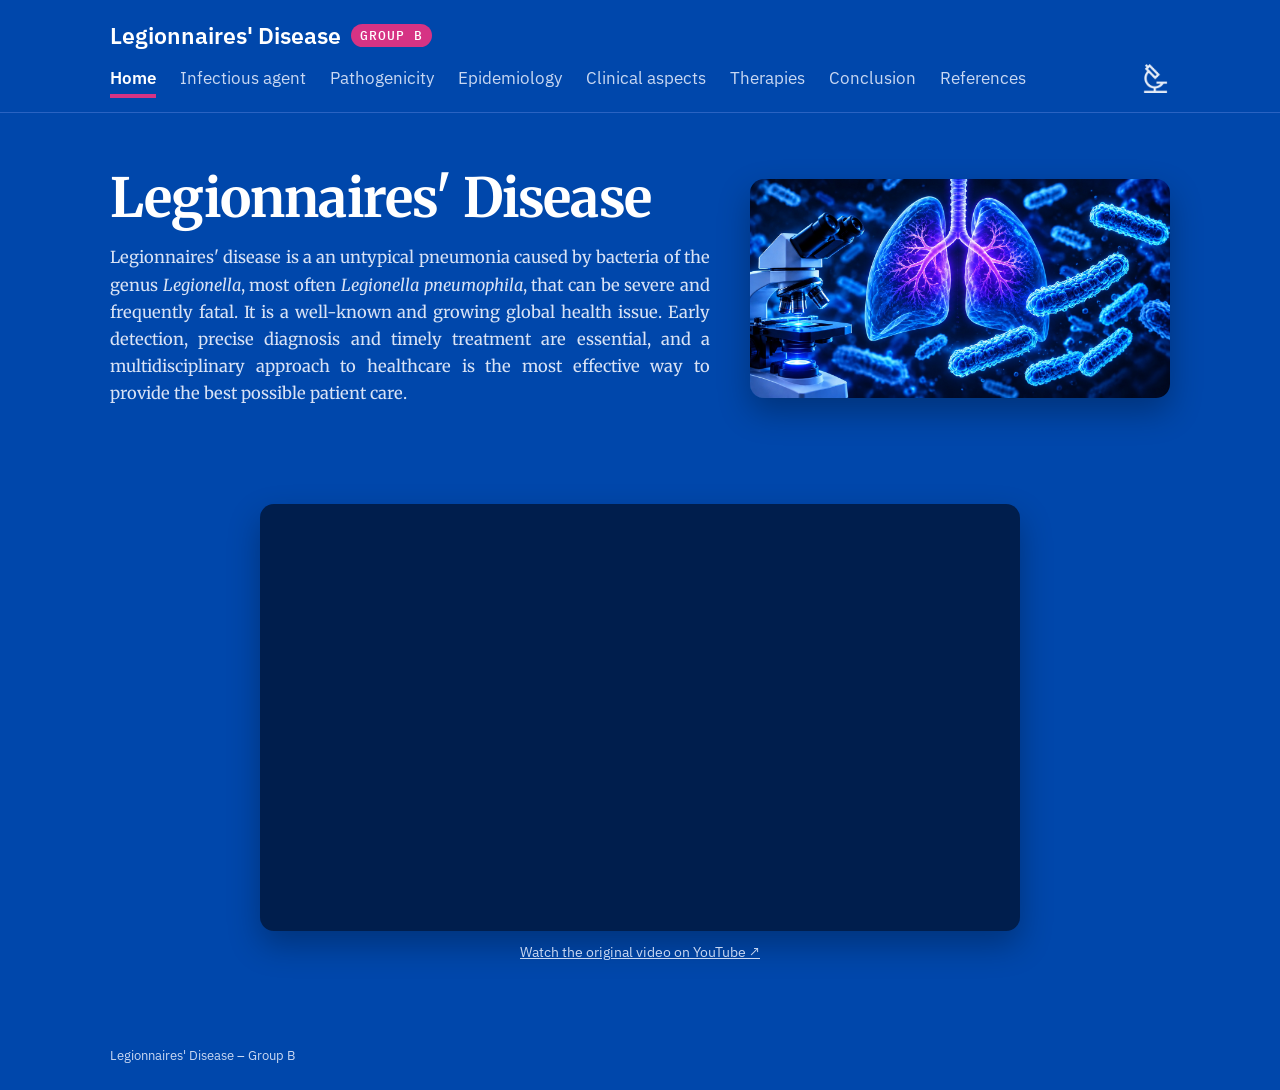
<file: index.html>
<!DOCTYPE html>

<html lang="en">
<head>
<meta charset="utf-8"/>
<meta content="width=device-width, initial-scale=1" name="viewport"/>
<title>Legionnaires' Disease – Group B</title>
<link href="https://fonts.googleapis.com" rel="preconnect"/>
<link crossorigin="" href="https://fonts.gstatic.com" rel="preconnect"/>
<link href="https://fonts.googleapis.com/css2?family=IBM+Plex+Sans:ital,wght@0,400;0,600;1,400&amp;family=IBM+Plex+Mono:wght@500&amp;family=Merriweather:ital,wght@0,400;0,700;1,400&amp;display=swap" rel="stylesheet"/>
<link href="style.css?v=responsive-20261113" rel="stylesheet"/>
</head>
<body class="home">
<header class="site-header">
<div class="wrap">
<img alt="" aria-hidden="true" class="header-microscope" src="header-microscope.png"/>
<a class="brand" href="index.html"><b>Legionnaires' Disease</b><span>GROUP B</span></a>
<nav aria-label="Main menu" class="nav">
<a aria-current="page" class="current" href="index.html">Home</a>
<a href="infectious-agent.html">Infectious agent</a>
<a href="pathogenicity.html">Pathogenicity</a>
<a href="epidemiology.html">Epidemiology</a>
<a href="clinical-aspects.html">Clinical aspects</a>
<a href="therapies.html">Therapies</a>
<a href="conclusion.html">Conclusion</a>
<a href="references.html">References</a>
</nav>
</div>
</header>
<main>
<section class="band">
<div class="wrap">
<div class="band-text">
<h1>Legionnaires' Disease</h1>
<p class="lead">Legionnaires' disease is a an untypical pneumonia caused by bacteria of the genus <i>Legionella</i>, most often <i>Legionella pneumophila</i>, that can be severe and frequently fatal. It is a well-known and growing global health issue. Early detection, precise diagnosis and timely treatment are essential, and a multidisciplinary approach to healthcare is the most effective way to provide the best possible patient care.</p>
</div>
<figure><img alt="Illustration of human lungs and rod-shaped bacteria, with a microscope" src="img-home.jpg"/></figure>
</div>
</section>
<section aria-label="Video" class="video">
<div class="wrap">
<div class="video-frame">
<iframe allow="accelerometer; clipboard-write; encrypted-media; gyroscope; picture-in-picture; web-share" allowfullscreen="" loading="lazy" referrerpolicy="strict-origin-when-cross-origin" src="https://www.youtube.com/embed/zRkaYeN49Hw?rel=0" title="Legionnaires' disease explained – UK Health Security Agency (YouTube)"></iframe>
</div>
<p class="video-link"><a href="https://www.youtube.com/watch?v=zRkaYeN49Hw" rel="noopener noreferrer" target="_blank">Watch the original video on YouTube ↗</a></p>
</div>
</section>
</main>
<footer class="site-footer">
<div class="wrap">Legionnaires' Disease – Group B</div>
</footer>
<script src="script.js?v=15"></script>
</body>
</html>
</file>
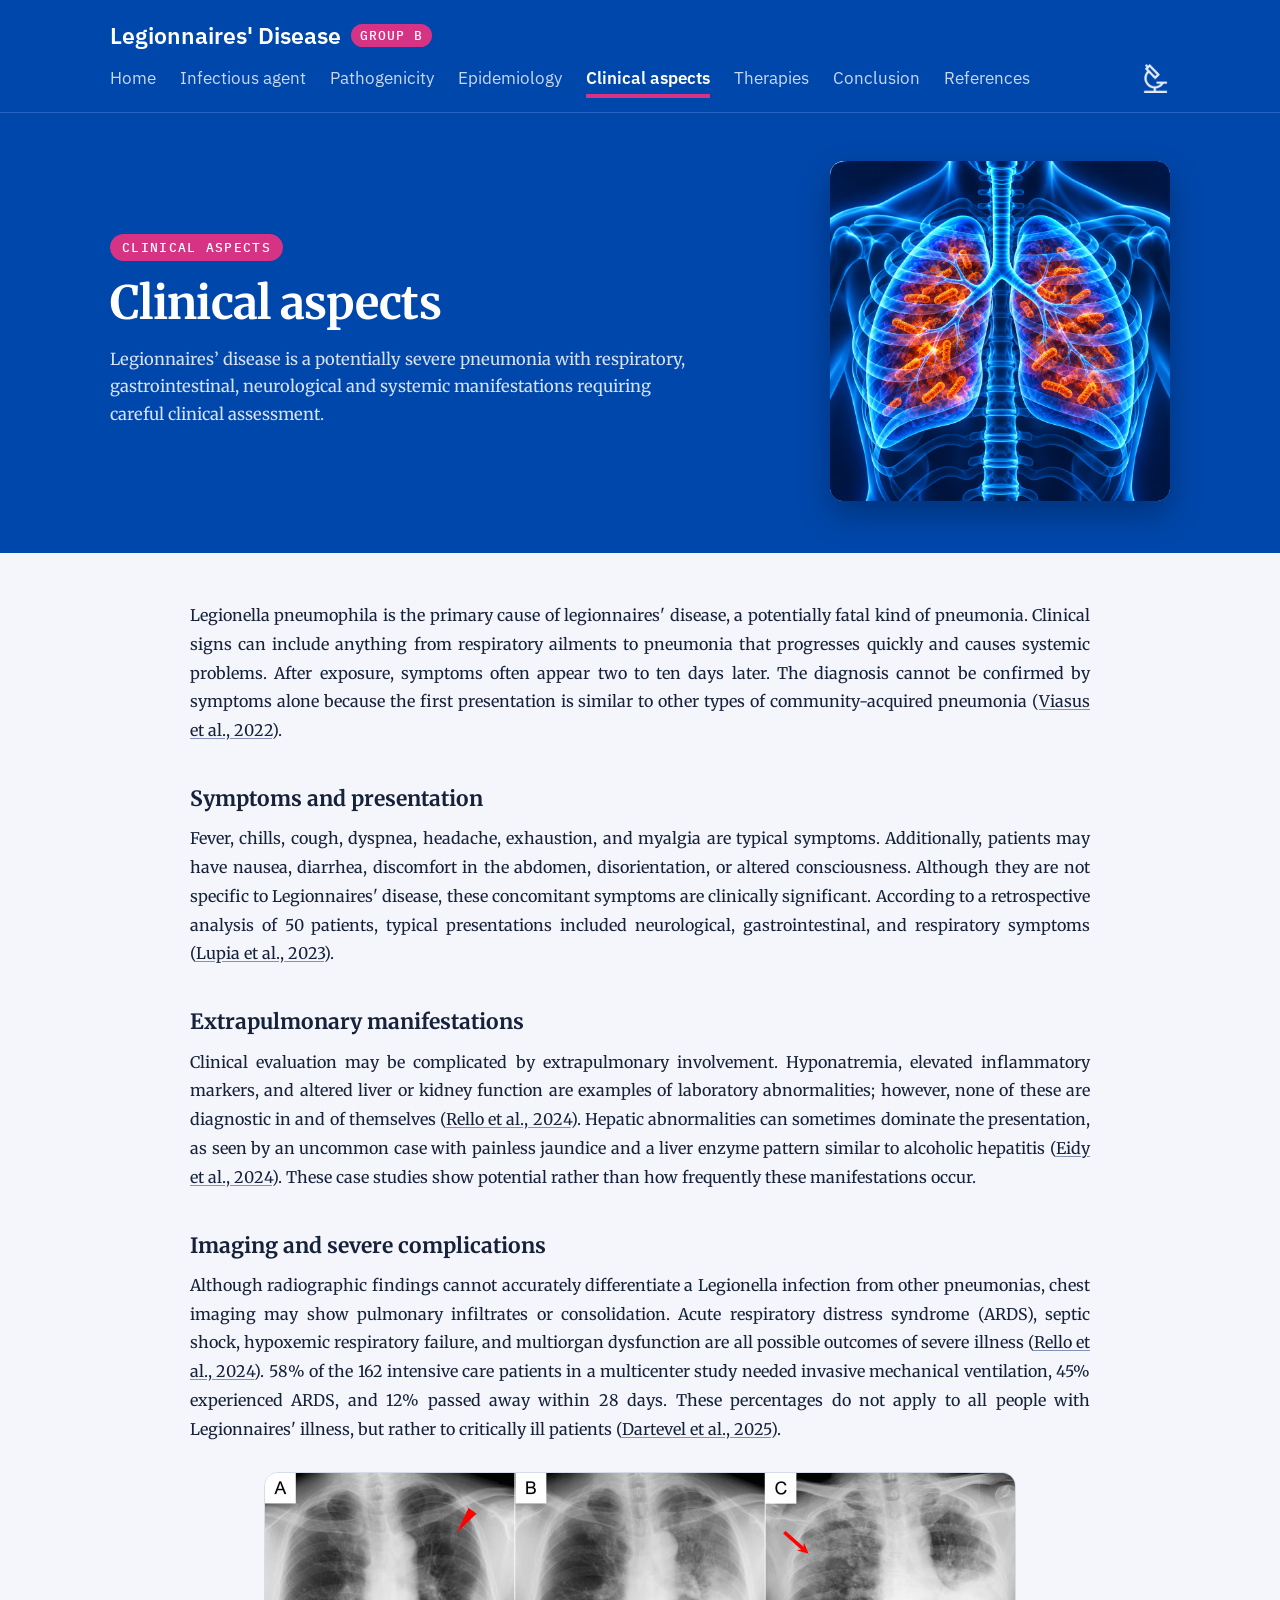
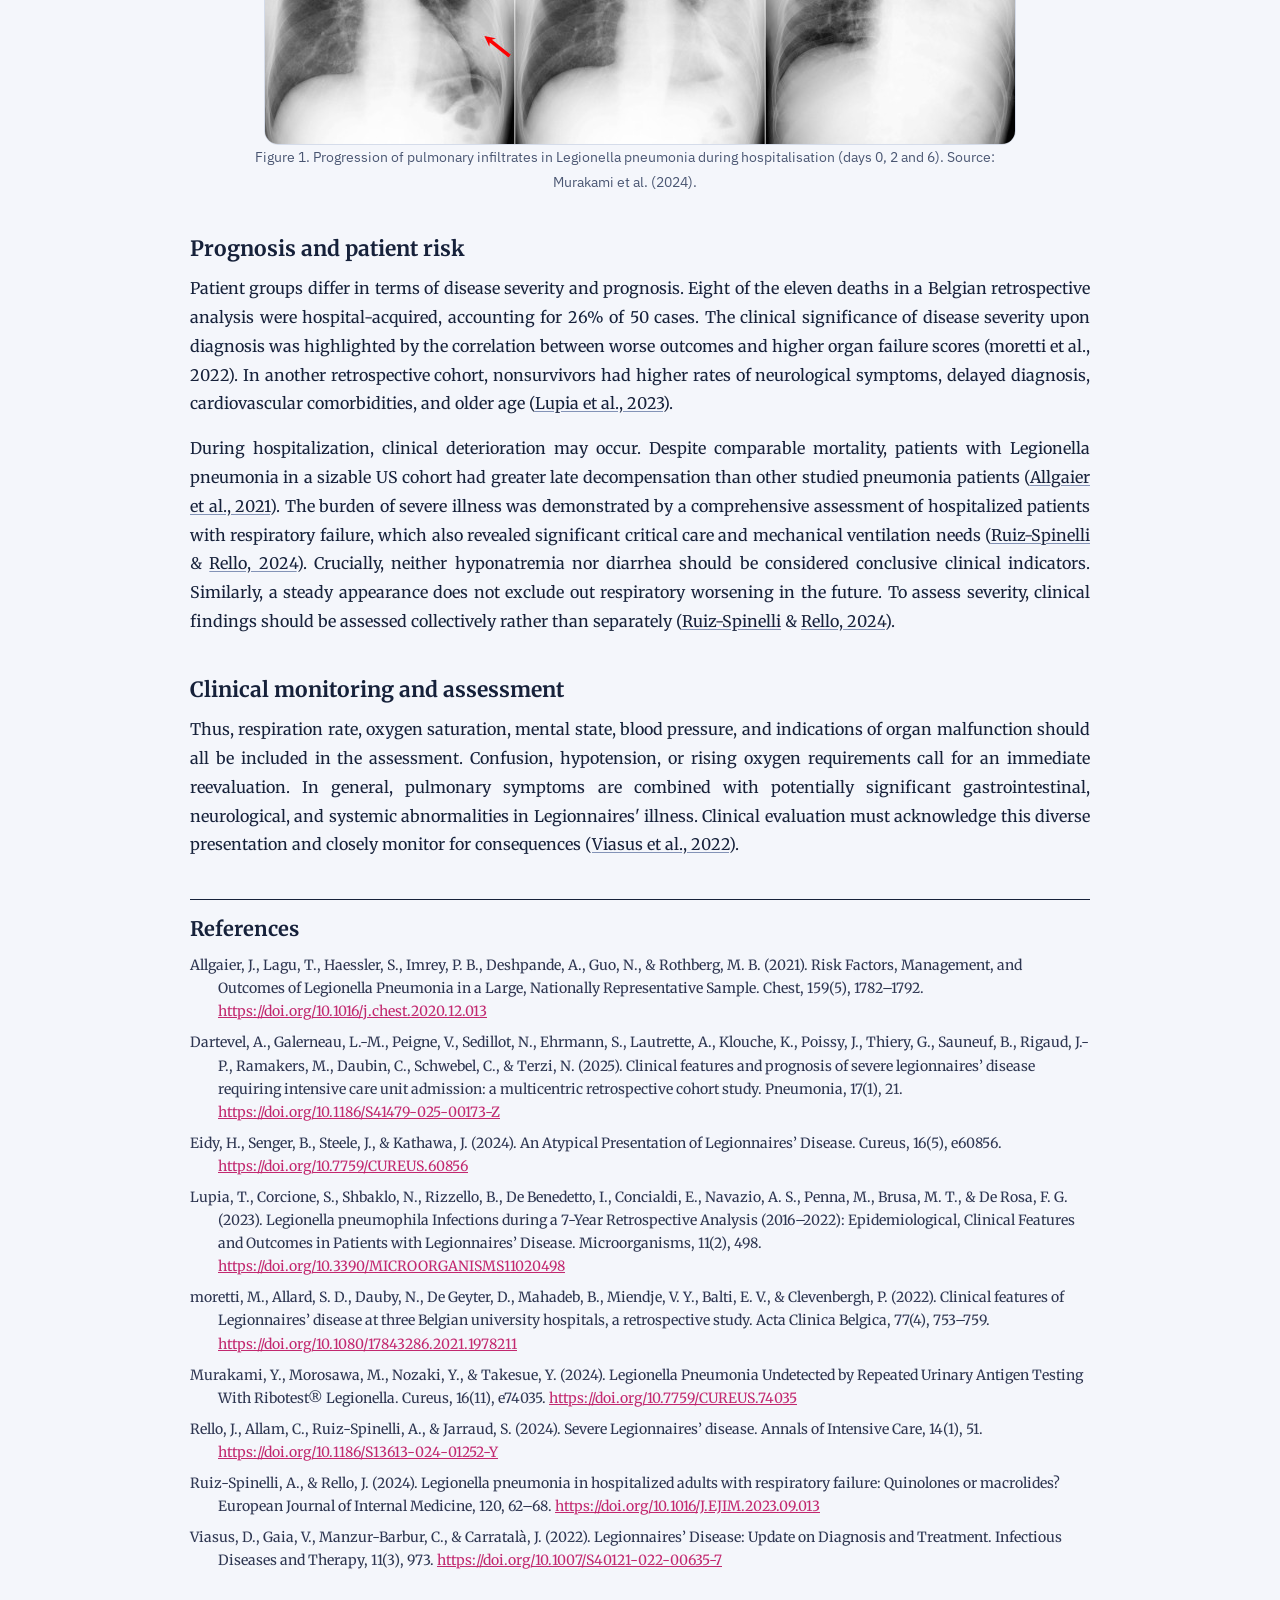
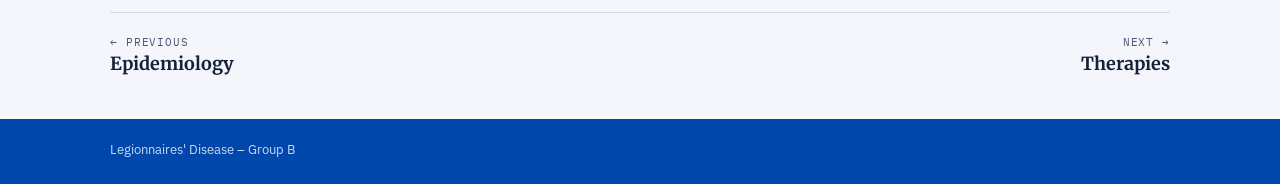
<file: clinical-aspects.html>
<!DOCTYPE html>

<html lang="en">
<head>
<meta charset="utf-8"/>
<meta content="width=device-width, initial-scale=1" name="viewport"/>
<title>Clinical aspects – Legionnaires' Disease – Group B</title>
<link href="https://fonts.googleapis.com" rel="preconnect"/>
<link crossorigin="" href="https://fonts.gstatic.com" rel="preconnect"/>
<link href="https://fonts.googleapis.com/css2?family=IBM+Plex+Sans:ital,wght@0,400;0,600;1,400&amp;family=IBM+Plex+Mono:wght@500&amp;family=Merriweather:ital,wght@0,400;0,700;1,400&amp;display=swap" rel="stylesheet"/>
<link href="style.css?v=responsive-20261113" rel="stylesheet"/>
</head>
<body>
<header class="site-header">
<div class="wrap">
<img alt="" aria-hidden="true" class="header-microscope" src="header-microscope.png"/>
<a class="brand" href="index.html"><b>Legionnaires' Disease</b><span>GROUP B</span></a>
<nav aria-label="Main menu" class="nav">
<a href="index.html">Home</a>
<a href="infectious-agent.html">Infectious agent</a>
<a href="pathogenicity.html">Pathogenicity</a>
<a href="epidemiology.html">Epidemiology</a>
<a aria-current="page" class="current" href="clinical-aspects.html">Clinical aspects</a>
<a href="therapies.html">Therapies</a>
<a href="conclusion.html">Conclusion</a>
<a href="references.html">References</a>
</nav>
</div>
</header>
<section class="band">
<div class="wrap">
<div class="band-text">
<p class="label">CLINICAL ASPECTS</p>
<h1>Clinical aspects</h1>
<p class="lead">Legionnaires’ disease is a potentially severe pneumonia with respiratory, gastrointestinal, neurological and systemic manifestations requiring careful clinical assessment.</p>
</div>
<figure><img alt="Blue scientific medical illustration of translucent lungs and orange highlighted areas representing Legionella pneumonia" src="img-clinical-aspects.jpg?v=15"/></figure>
</div>
</section>
<main class="wrap single">
<article><p>Legionella pneumophila is the primary cause of legionnaires' disease, a potentially fatal kind of pneumonia. Clinical signs can include anything from respiratory ailments to pneumonia that progresses quickly and causes systemic problems. After exposure, symptoms often appear two to ten days later. The diagnosis cannot be confirmed by symptoms alone because the first presentation is similar to other types of community-acquired pneumonia (<a class="citation-link" href="https://doi.org/10.1007/S40121-022-00635-7" rel="noopener noreferrer" target="_blank">Viasus et al., 2022</a>).</p><h2>Symptoms and presentation</h2><p>Fever, chills, cough, dyspnea, headache, exhaustion, and myalgia are typical symptoms. Additionally, patients may have nausea, diarrhea, discomfort in the abdomen, disorientation, or altered consciousness. Although they are not specific to Legionnaires' disease, these concomitant symptoms are clinically significant. According to a retrospective analysis of 50 patients, typical presentations included neurological, gastrointestinal, and respiratory symptoms (<a class="citation-link" href="https://doi.org/10.3390/MICROORGANISMS11020498" rel="noopener noreferrer" target="_blank">Lupia et al., 2023</a>).</p><h2>Extrapulmonary manifestations</h2><p>Clinical evaluation may be complicated by extrapulmonary involvement. Hyponatremia, elevated inflammatory markers, and altered liver or kidney function are examples of laboratory abnormalities; however, none of these are diagnostic in and of themselves (<a class="citation-link" href="https://doi.org/10.1186/S13613-024-01252-Y" rel="noopener noreferrer" target="_blank">Rello et al., 2024</a>). Hepatic abnormalities can sometimes dominate the presentation, as seen by an uncommon case with painless jaundice and a liver enzyme pattern similar to alcoholic hepatitis (<a class="citation-link" href="https://doi.org/10.7759/CUREUS.60856" rel="noopener noreferrer" target="_blank">Eidy et al., 2024</a>). These case studies show potential rather than how frequently these manifestations occur.</p><h2>Imaging and severe complications</h2><p>Although radiographic findings cannot accurately differentiate a Legionella infection from other pneumonias, chest imaging may show pulmonary infiltrates or consolidation. Acute respiratory distress syndrome (ARDS), septic shock, hypoxemic respiratory failure, and multiorgan dysfunction are all possible outcomes of severe illness (<a class="citation-link" href="https://doi.org/10.1186/S13613-024-01252-Y" rel="noopener noreferrer" target="_blank">Rello et al., 2024</a>). 58% of the 162 intensive care patients in a multicenter study needed invasive mechanical ventilation, 45% experienced ARDS, and 12% passed away within 28 days. These percentages do not apply to all people with Legionnaires' illness, but rather to critically ill patients (<a class="citation-link" href="https://doi.org/10.1186/S41479-025-00173-Z" rel="noopener noreferrer" target="_blank">Dartevel et al., 2025</a>).</p><figure class="fig fig-centered"><img alt="Three published chest radiographs showing changing pulmonary infiltrates over hospital days 0, 2 and 6" loading="lazy" src="fig-clinical-progression.png"/><figcaption>Figure 1. Progression of pulmonary infiltrates in Legionella pneumonia during hospitalisation (days 0, 2 and 6). Source: Murakami et al. (2024).</figcaption></figure><h2>Prognosis and patient risk</h2><p>Patient groups differ in terms of disease severity and prognosis. Eight of the eleven deaths in a Belgian retrospective analysis were hospital-acquired, accounting for 26% of 50 cases. The clinical significance of disease severity upon diagnosis was highlighted by the correlation between worse outcomes and higher organ failure scores (moretti et al., 2022). In another retrospective cohort, nonsurvivors had higher rates of neurological symptoms, delayed diagnosis, cardiovascular comorbidities, and older age (<a class="citation-link" href="https://doi.org/10.3390/MICROORGANISMS11020498" rel="noopener noreferrer" target="_blank">Lupia et al., 2023</a>).</p><p>During hospitalization, clinical deterioration may occur. Despite comparable mortality, patients with Legionella pneumonia in a sizable US cohort had greater late decompensation than other studied pneumonia patients (<a class="citation-link" href="https://doi.org/10.1016/j.chest.2020.12.013" rel="noopener noreferrer" target="_blank">Allgaier et al., 2021</a>). The burden of severe illness was demonstrated by a comprehensive assessment of hospitalized patients with respiratory failure, which also revealed significant critical care and mechanical ventilation needs (<a class="citation-link" href="https://doi.org/10.1016/J.EJIM.2023.09.013" rel="noopener noreferrer" target="_blank">Ruiz-Spinelli</a> &amp; <a class="citation-link" href="https://doi.org/10.1186/S13613-024-01252-Y" rel="noopener noreferrer" target="_blank">Rello, 2024</a>). Crucially, neither hyponatremia nor diarrhea should be considered conclusive clinical indicators. Similarly, a steady appearance does not exclude out respiratory worsening in the future. To assess severity, clinical findings should be assessed collectively rather than separately (<a class="citation-link" href="https://doi.org/10.1016/J.EJIM.2023.09.013" rel="noopener noreferrer" target="_blank">Ruiz-Spinelli</a> &amp; <a class="citation-link" href="https://doi.org/10.1186/S13613-024-01252-Y" rel="noopener noreferrer" target="_blank">Rello, 2024</a>).</p><h2>Clinical monitoring and assessment</h2><p>Thus, respiration rate, oxygen saturation, mental state, blood pressure, and indications of organ malfunction should all be included in the assessment. Confusion, hypotension, or rising oxygen requirements call for an immediate reevaluation. In general, pulmonary symptoms are combined with potentially significant gastrointestinal, neurological, and systemic abnormalities in Legionnaires' illness. Clinical evaluation must acknowledge this diverse presentation and closely monitor for consequences (<a class="citation-link" href="https://doi.org/10.1007/S40121-022-00635-7" rel="noopener noreferrer" target="_blank">Viasus et al., 2022</a>).</p><div class="refs" id="refs"><h2>References</h2><ul><li id="ref-1">Allgaier, J., Lagu, T., Haessler, S., Imrey, P. B., Deshpande, A., Guo, N., &amp; Rothberg, M. B. (2021). Risk Factors, Management, and Outcomes of Legionella Pneumonia in a Large, Nationally Representative Sample. Chest, 159(5), 1782–1792. <a href="https://doi.org/10.1016/j.chest.2020.12.013" rel="noopener noreferrer" target="_blank">https://doi.org/10.1016/j.chest.2020.12.013</a></li><li id="ref-2">Dartevel, A., Galerneau, L.-M., Peigne, V., Sedillot, N., Ehrmann, S., Lautrette, A., Klouche, K., Poissy, J., Thiery, G., Sauneuf, B., Rigaud, J.-P., Ramakers, M., Daubin, C., Schwebel, C., &amp; Terzi, N. (2025). Clinical features and prognosis of severe legionnaires’ disease requiring intensive care unit admission: a multicentric retrospective cohort study. Pneumonia, 17(1), 21. <a href="https://doi.org/10.1186/S41479-025-00173-Z" rel="noopener noreferrer" target="_blank">https://doi.org/10.1186/S41479-025-00173-Z</a></li><li id="ref-3">Eidy, H., Senger, B., Steele, J., &amp; Kathawa, J. (2024). An Atypical Presentation of Legionnaires’ Disease. Cureus, 16(5), e60856. <a href="https://doi.org/10.7759/CUREUS.60856" rel="noopener noreferrer" target="_blank">https://doi.org/10.7759/CUREUS.60856</a></li><li id="ref-4">Lupia, T., Corcione, S., Shbaklo, N., Rizzello, B., De Benedetto, I., Concialdi, E., Navazio, A. S., Penna, M., Brusa, M. T., &amp; De Rosa, F. G. (2023). Legionella pneumophila Infections during a 7-Year Retrospective Analysis (2016–2022): Epidemiological, Clinical Features and Outcomes in Patients with Legionnaires’ Disease. Microorganisms, 11(2), 498. <a href="https://doi.org/10.3390/MICROORGANISMS11020498" rel="noopener noreferrer" target="_blank">https://doi.org/10.3390/MICROORGANISMS11020498</a></li><li id="ref-5">moretti, M., Allard, S. D., Dauby, N., De Geyter, D., Mahadeb, B., Miendje, V. Y., Balti, E. V., &amp; Clevenbergh, P. (2022). Clinical features of Legionnaires’ disease at three Belgian university hospitals, a retrospective study. Acta Clinica Belgica, 77(4), 753–759. <a href="https://doi.org/10.1080/17843286.2021.1978211" rel="noopener noreferrer" target="_blank">https://doi.org/10.1080/17843286.2021.1978211</a></li><li id="ref-6">Murakami, Y., Morosawa, M., Nozaki, Y., &amp; Takesue, Y. (2024). Legionella Pneumonia Undetected by Repeated Urinary Antigen Testing With Ribotest® Legionella. Cureus, 16(11), e74035. <a href="https://doi.org/10.7759/CUREUS.74035" rel="noopener noreferrer" target="_blank">https://doi.org/10.7759/CUREUS.74035</a></li><li id="ref-7">Rello, J., Allam, C., Ruiz-Spinelli, A., &amp; Jarraud, S. (2024). Severe Legionnaires’ disease. Annals of Intensive Care, 14(1), 51. <a href="https://doi.org/10.1186/S13613-024-01252-Y" rel="noopener noreferrer" target="_blank">https://doi.org/10.1186/S13613-024-01252-Y</a></li><li id="ref-8">Ruiz-Spinelli, A., &amp; Rello, J. (2024). Legionella pneumonia in hospitalized adults with respiratory failure: Quinolones or macrolides? European Journal of Internal Medicine, 120, 62–68. <a href="https://doi.org/10.1016/J.EJIM.2023.09.013" rel="noopener noreferrer" target="_blank">https://doi.org/10.1016/J.EJIM.2023.09.013</a></li><li id="ref-9">Viasus, D., Gaia, V., Manzur-Barbur, C., &amp; Carratalà, J. (2022). Legionnaires’ Disease: Update on Diagnosis and Treatment. Infectious Diseases and Therapy, 11(3), 973. <a href="https://doi.org/10.1007/S40121-022-00635-7" rel="noopener noreferrer" target="_blank">https://doi.org/10.1007/S40121-022-00635-7</a></li></ul></div></article>
</main>
<nav aria-label="Previous and next section" class="wrap"><div class="pager"><a href="epidemiology.html"><small>← PREVIOUS</small><span>Epidemiology</span></a><a href="therapies.html"><small>NEXT →</small><span>Therapies</span></a></div></nav>
<footer class="site-footer">
<div class="wrap">Legionnaires' Disease – Group B</div>
</footer>
<script src="script.js?v=15"></script>
</body>
</html>
</file>
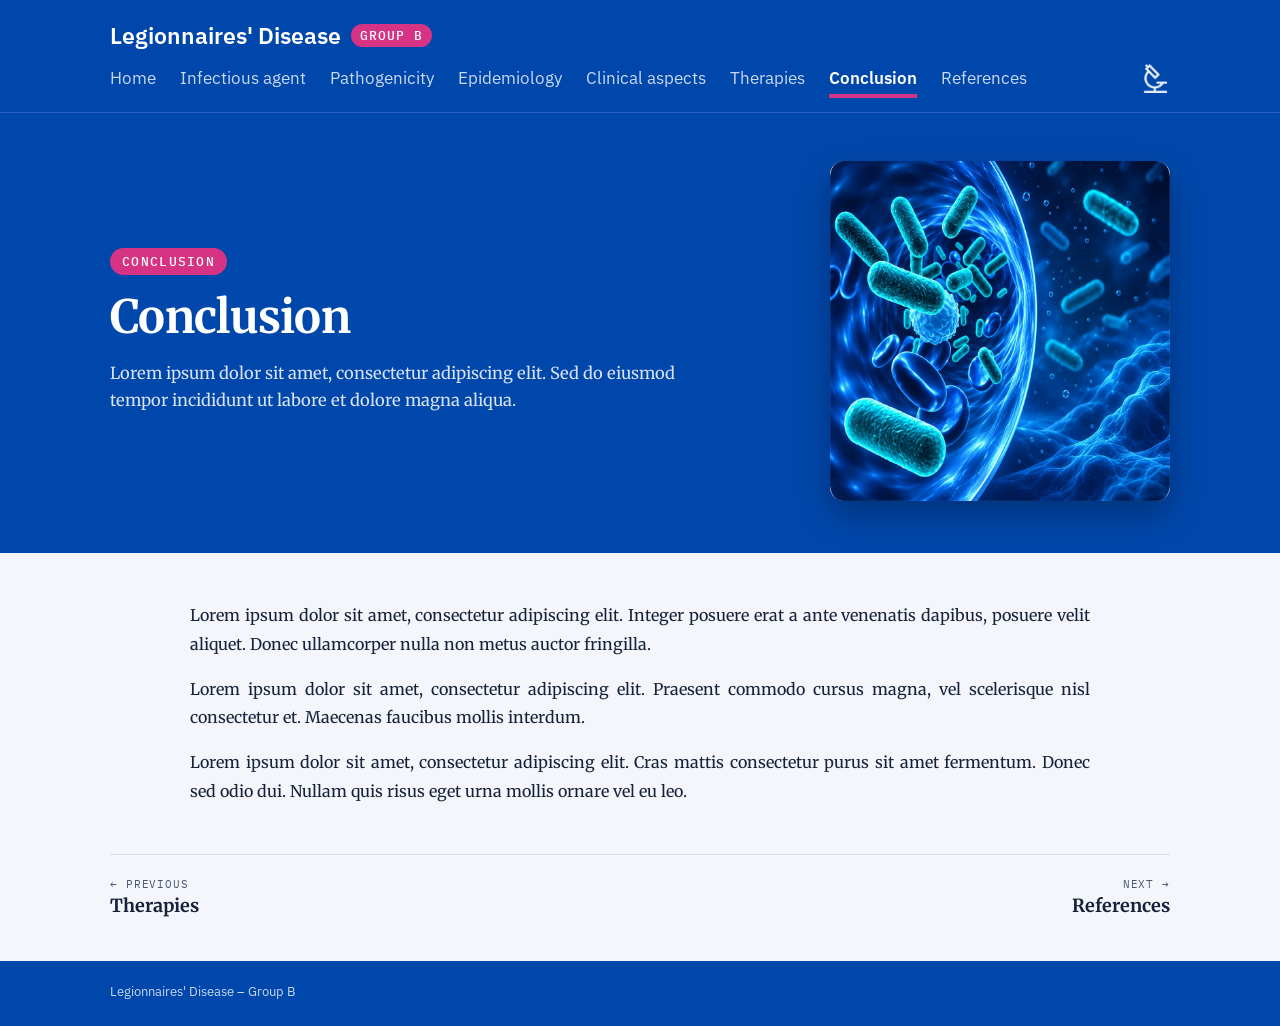
<file: conclusion.html>
<!DOCTYPE html>

<html lang="en">
<head>
<meta charset="utf-8"/>
<meta content="width=device-width, initial-scale=1" name="viewport"/>
<title>Conclusion – Legionnaires' Disease – Group B</title>
<link href="https://fonts.googleapis.com" rel="preconnect"/>
<link crossorigin="" href="https://fonts.gstatic.com" rel="preconnect"/>
<link href="https://fonts.googleapis.com/css2?family=IBM+Plex+Sans:ital,wght@0,400;0,600;1,400&amp;family=IBM+Plex+Mono:wght@500&amp;family=Merriweather:ital,wght@0,400;0,700;1,400&amp;display=swap" rel="stylesheet"/>
<link href="style.css?v=responsive-20261113" rel="stylesheet"/>
</head>
<body>
<header class="site-header">
<div class="wrap">
<img alt="" aria-hidden="true" class="header-microscope" src="header-microscope.png"/>
<a class="brand" href="index.html"><b>Legionnaires' Disease</b><span>GROUP B</span></a>
<nav aria-label="Main menu" class="nav">
<a href="index.html">Home</a>
<a href="infectious-agent.html">Infectious agent</a>
<a href="pathogenicity.html">Pathogenicity</a>
<a href="epidemiology.html">Epidemiology</a>
<a href="clinical-aspects.html">Clinical aspects</a>
<a href="therapies.html">Therapies</a>
<a aria-current="page" class="current" href="conclusion.html">Conclusion</a>
<a href="references.html">References</a>
</nav>
</div>
</header>
<section class="band">
<div class="wrap">
<div class="band-text">
<p class="label">CONCLUSION</p>
<h1>Conclusion</h1>
<p class="lead">Lorem ipsum dolor sit amet, consectetur adipiscing elit. Sed do eiusmod tempor incididunt ut labore et dolore magna aliqua.</p>
</div>
<figure><img alt="Blue-toned scientific illustration of rod-shaped bacteria without people or hospital equipment" src="img-conclusion.jpg"/></figure>
</div>
</section>
<main class="wrap single">
<article><p>Lorem ipsum dolor sit amet, consectetur adipiscing elit. Integer posuere erat a ante venenatis dapibus, posuere velit aliquet. Donec ullamcorper nulla non metus auctor fringilla.</p><p>Lorem ipsum dolor sit amet, consectetur adipiscing elit. Praesent commodo cursus magna, vel scelerisque nisl consectetur et. Maecenas faucibus mollis interdum.</p><p>Lorem ipsum dolor sit amet, consectetur adipiscing elit. Cras mattis consectetur purus sit amet fermentum. Donec sed odio dui. Nullam quis risus eget urna mollis ornare vel eu leo.</p></article>
</main>
<nav aria-label="Previous and next section" class="wrap"><div class="pager"><a href="therapies.html"><small>← PREVIOUS</small><span>Therapies</span></a><a href="references.html"><small>NEXT →</small><span>References</span></a></div></nav>
<footer class="site-footer">
<div class="wrap">Legionnaires' Disease – Group B</div>
</footer>
<script src="script.js?v=15"></script>
</body>
</html>
</file>
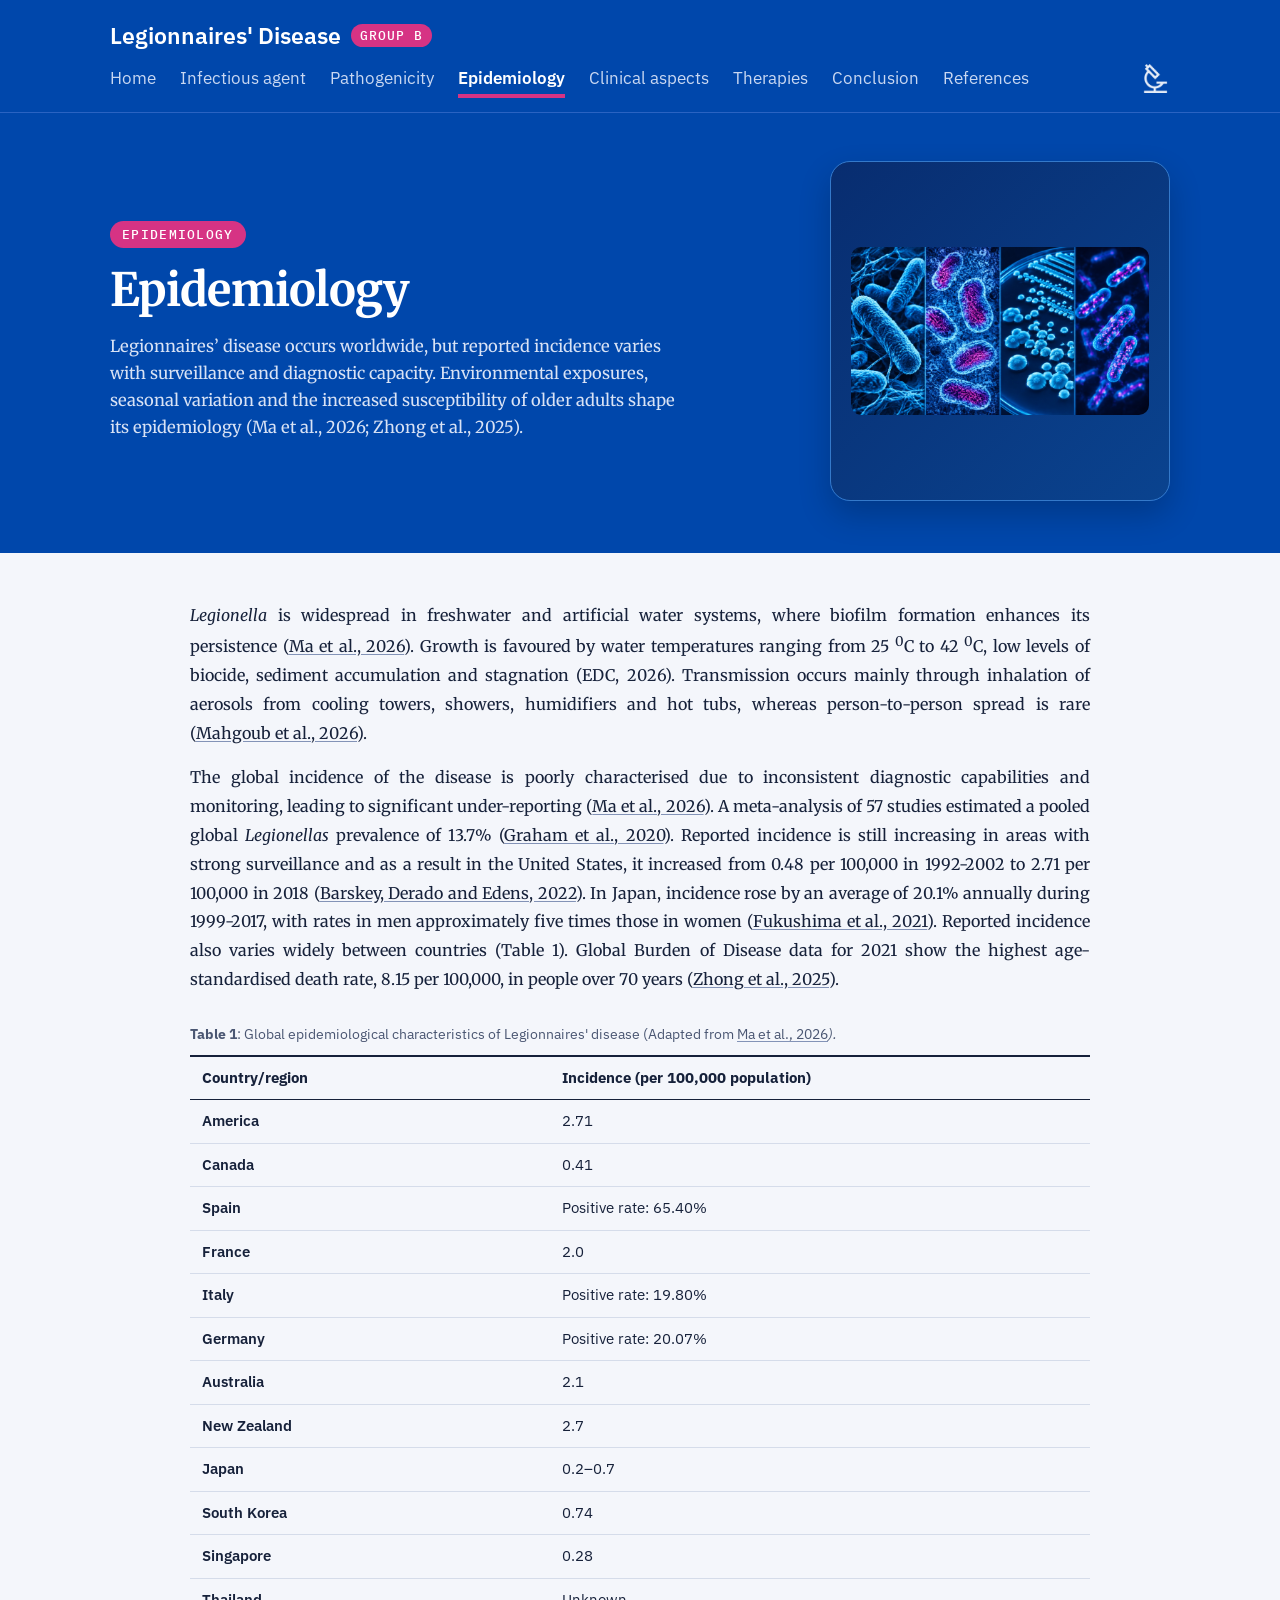
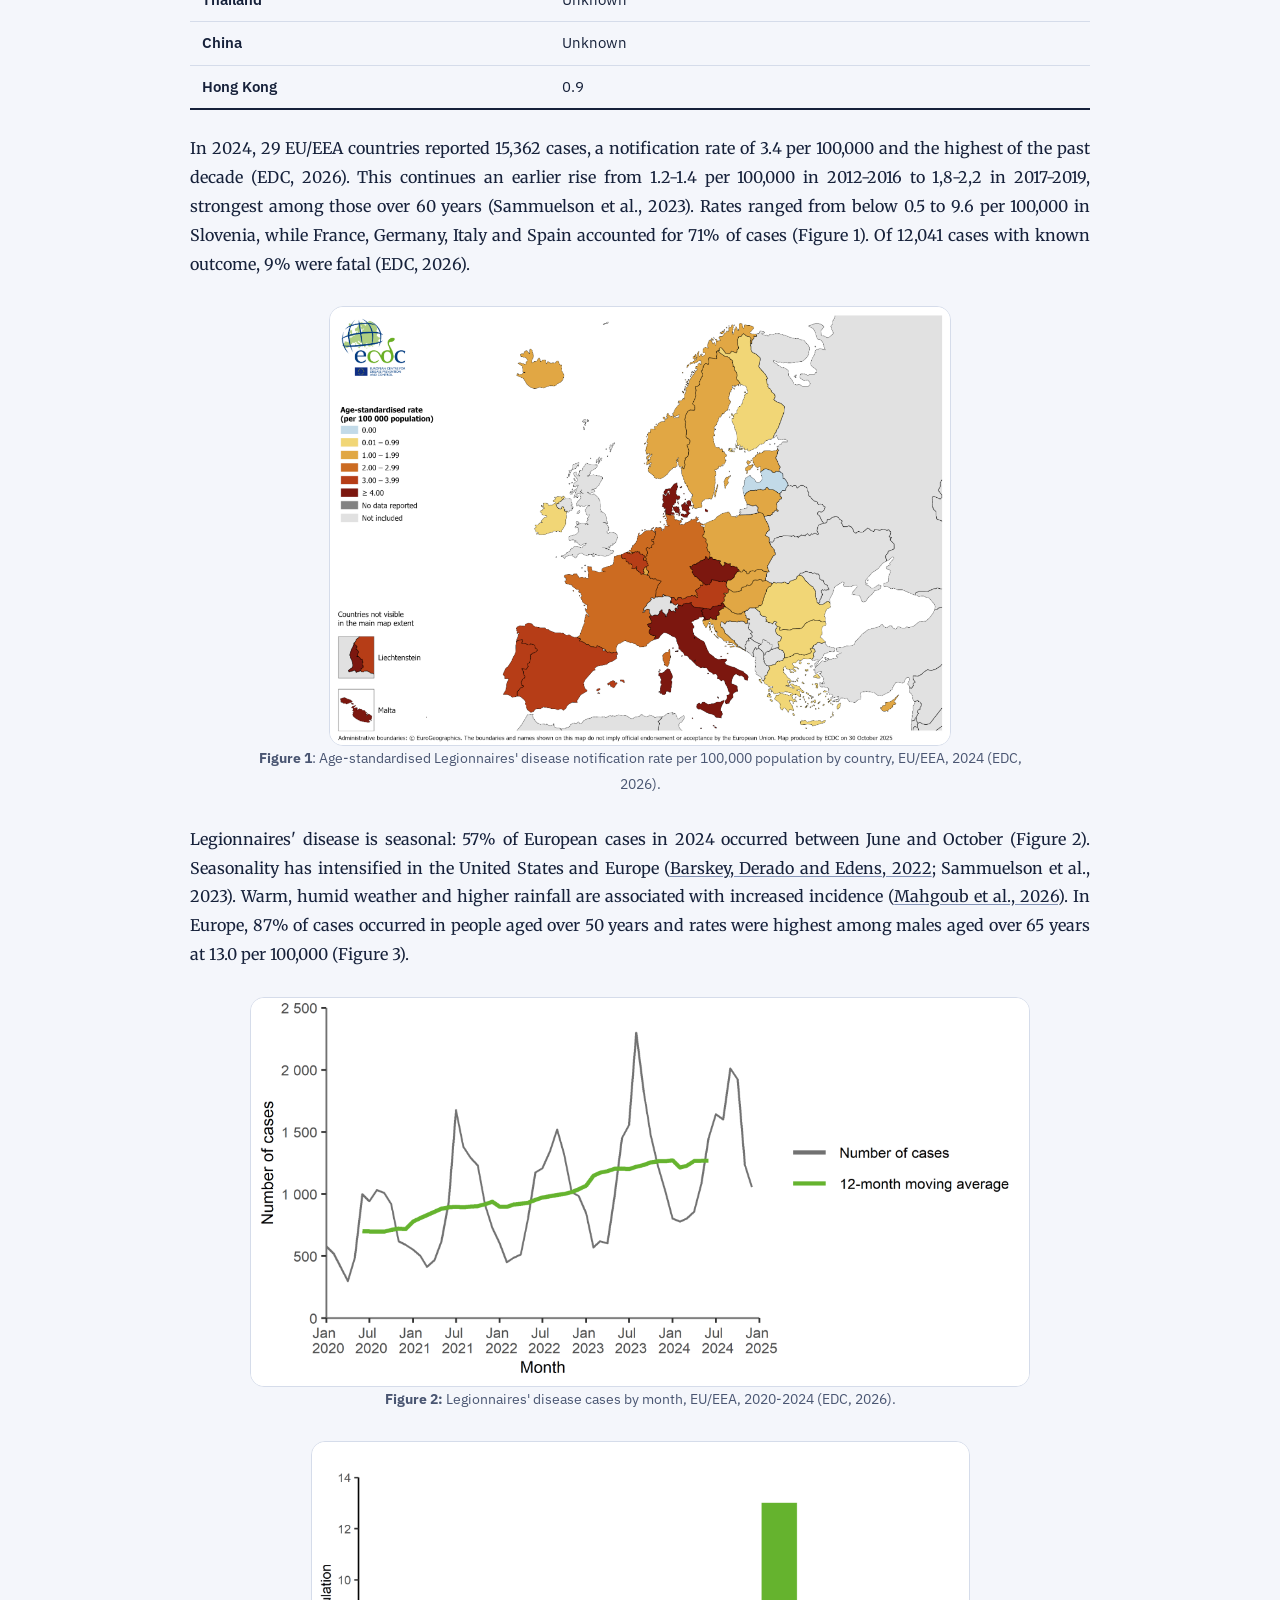
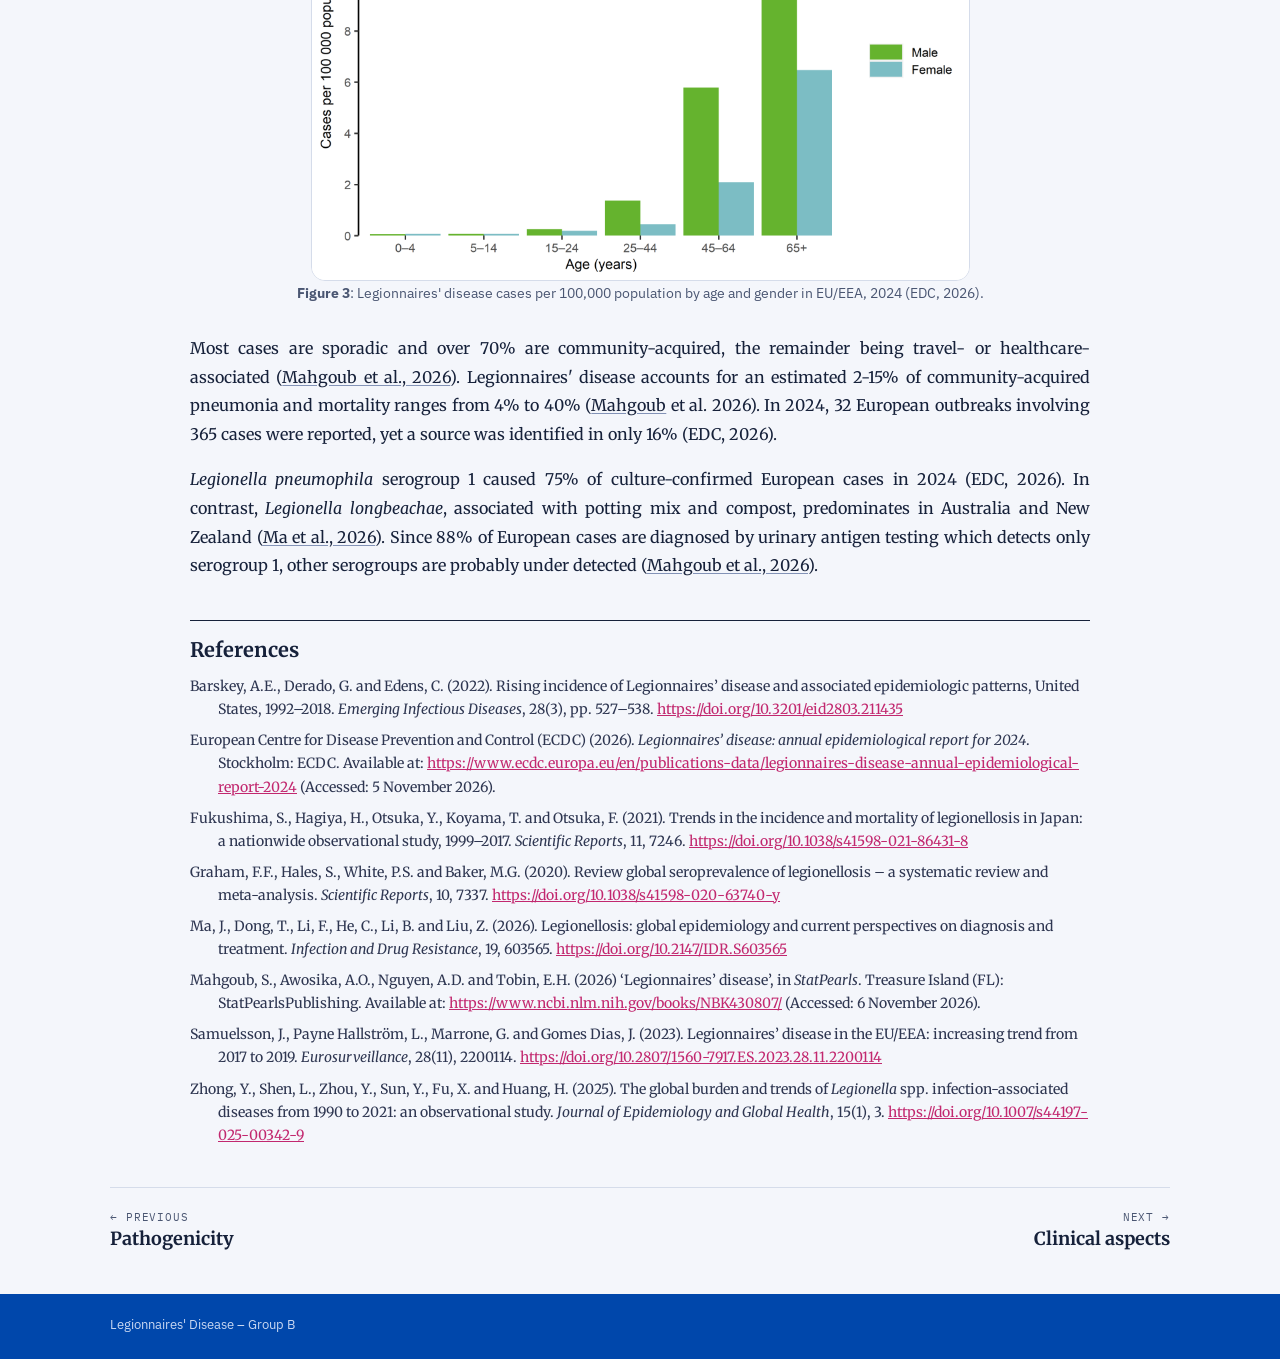
<file: epidemiology.html>
<!DOCTYPE html>

<html lang="en">
<head>
<meta charset="utf-8"/>
<meta content="width=device-width, initial-scale=1" name="viewport"/>
<title>Epidemiology – Legionnaires' Disease – Group B</title>
<link href="https://fonts.googleapis.com" rel="preconnect"/>
<link crossorigin="" href="https://fonts.gstatic.com" rel="preconnect"/>
<link href="https://fonts.googleapis.com/css2?family=IBM+Plex+Sans:ital,wght@0,400;0,600;1,400&amp;family=IBM+Plex+Mono:wght@500&amp;family=Merriweather:ital,wght@0,400;0,700;1,400&amp;display=swap" rel="stylesheet"/>
<link href="style.css?v=responsive-20261113" rel="stylesheet"/>
</head>
<body class="epidemiology">
<header class="site-header">
<div class="wrap">
<img alt="" aria-hidden="true" class="header-microscope" src="header-microscope.png"/>
<a class="brand" href="index.html"><b>Legionnaires' Disease</b><span>GROUP B</span></a>
<nav aria-label="Main menu" class="nav">
<a href="index.html">Home</a>
<a href="infectious-agent.html">Infectious agent</a>
<a href="pathogenicity.html">Pathogenicity</a>
<a aria-current="page" class="current" href="epidemiology.html">Epidemiology</a>
<a href="clinical-aspects.html">Clinical aspects</a>
<a href="therapies.html">Therapies</a>
<a href="conclusion.html">Conclusion</a>
<a href="references.html">References</a>
</nav>
</div>
</header>
<section class="band">
<div class="wrap">
<div class="band-text">
<p class="label">EPIDEMIOLOGY</p>
<h1>Epidemiology</h1>
<p class="lead">Legionnaires’ disease occurs worldwide, but reported incidence varies with surveillance and diagnostic capacity. Environmental exposures, seasonal variation and the increased susceptibility of older adults shape its epidemiology (Ma et al., 2026; Zhong et al., 2025).</p></div>
<figure><img alt="Four-panel Legionella microscopy illustration in its original wide proportions" src="img-epidemiology.jpg"/></figure>
</div>
</section>
<main class="wrap single">
<article>
<p><em>Legionella</em> is widespread in freshwater and artificial water systems, where biofilm formation enhances its persistence (<a class="citation-link" href="https://doi.org/10.2147/IDR.S603565" rel="noopener noreferrer" target="_blank">Ma et al., 2026</a>). Growth is favoured by water temperatures ranging from 25 <sup>0</sup>C to 42 <sup>0</sup>C, low levels of biocide, sediment accumulation and stagnation (EDC, 2026). Transmission occurs mainly through inhalation of aerosols from cooling towers, showers, humidifiers and hot tubs, whereas person-to-person spread is rare (<a class="citation-link" href="https://www.ncbi.nlm.nih.gov/books/NBK430807/" rel="noopener noreferrer" target="_blank">Mahgoub et al., 2026</a>).</p>
<p>The global incidence of the disease is poorly characterised due to inconsistent diagnostic capabilities and monitoring, leading to significant under-reporting (<a class="citation-link" href="https://doi.org/10.2147/IDR.S603565" rel="noopener noreferrer" target="_blank">Ma et al., 2026</a>). A meta-analysis of 57 studies estimated a pooled global <em>Legionellas</em> prevalence of 13.7% (<a class="citation-link" href="https://doi.org/10.1038/s41598-020-63740-y" rel="noopener noreferrer" target="_blank">Graham et al., 2020</a>). Reported incidence is still increasing in areas with strong surveillance and as a result in the United States, it increased from 0.48 per 100,000 in 1992-2002 to 2.71 per 100,000 in 2018 (<a class="citation-link" href="https://doi.org/10.3201/eid2803.211435" rel="noopener noreferrer" target="_blank">Barskey, Derado and Edens, 2022</a>). In Japan, incidence rose by an average of 20.1% annually during 1999-2017, with rates in men approximately five times those in women (<a class="citation-link" href="https://doi.org/10.1038/s41598-021-86431-8" rel="noopener noreferrer" target="_blank">Fukushima et al., 2021</a>). Reported incidence also varies widely between countries (Table 1). Global Burden of Disease data for 2021 show the highest age-standardised death rate, 8.15 per 100,000, in people over 70 years (<a class="citation-link" href="https://doi.org/10.1007/s44197-025-00342-9" rel="noopener noreferrer" target="_blank">Zhong et al., 2025</a>).</p>
<p class="tcap"><strong>Table 1</strong>: Global epidemiological characteristics of Legionnaires' disease (Adapted from <a class="citation-link" href="https://doi.org/10.2147/IDR.S603565" rel="noopener noreferrer" target="_blank">Ma et al., 2026</a><em>).</em></p>
<div class="table-wrap"><table class="epi-table">
<thead>
<tr>
<th><strong>Country/region</strong></th>
<th><strong>Incidence (per 100,000 population)</strong></th>
</tr>
</thead>
<tbody>
<tr>
<td>America</td>
<td>2.71</td>
</tr>
<tr>
<td>Canada</td>
<td>0.41</td>
</tr>
<tr>
<td>Spain</td>
<td>Positive rate: 65.40%</td>
</tr>
<tr>
<td>France</td>
<td>2.0</td>
</tr>
<tr>
<td>Italy</td>
<td>Positive rate: 19.80%</td>
</tr>
<tr>
<td>Germany</td>
<td>Positive rate: 20.07%</td>
</tr>
<tr>
<td>Australia</td>
<td>2.1</td>
</tr>
<tr>
<td>New Zealand</td>
<td>2.7</td>
</tr>
<tr>
<td>Japan</td>
<td>0.2–0.7</td>
</tr>
<tr>
<td>South Korea</td>
<td>0.74</td>
</tr>
<tr>
<td>Singapore</td>
<td>0.28</td>
</tr>
<tr>
<td>Thailand</td>
<td>Unknown</td>
</tr>
<tr>
<td>China</td>
<td>Unknown</td>
</tr>
<tr>
<td>Hong Kong</td>
<td>0.9</td>
</tr>
</tbody>
</table></div>
<p>In 2024, 29 EU/EEA countries reported 15,362 cases, a notification rate of 3.4 per 100,000 and the highest of the past decade (EDC, 2026). This continues an earlier rise from 1.2-1.4 per 100,000 in 2012-2016 to 1,8-2,2 in 2017-2019, strongest among those over 60 years (Sammuelson et al., 2023). Rates ranged from below 0.5 to 9.6 per 100,000 in Slovenia, while France, Germany, Italy and Spain accounted for 71% of cases (Figure 1). Of 12,041 cases with known outcome, 9% were fatal (EDC, 2026).</p>
<figure class="fig">
<img alt="Map of Europe showing age-standardised Legionnaires' disease notification rates by country, 2024" height="799" loading="lazy" src="fig-epidemiology-1.png" width="1130"/>
<figcaption><strong>Figure 1</strong>: Age-standardised Legionnaires' disease notification rate per 100,000 population by country, EU/EEA, 2024 (EDC, 2026).</figcaption>
</figure>
<p>Legionnaires' disease is seasonal: 57% of European cases in 2024 occurred between June and October (Figure 2). Seasonality has intensified in the United States and Europe (<a class="citation-link" href="https://doi.org/10.3201/eid2803.211435" rel="noopener noreferrer" target="_blank">Barskey, Derado and Edens, 2022</a>; Sammuelson et al., 2023). Warm, humid weather and higher rainfall are associated with increased incidence (<a class="citation-link" href="https://www.ncbi.nlm.nih.gov/books/NBK430807/" rel="noopener noreferrer" target="_blank">Mahgoub et al., 2026</a>). In Europe, 87% of cases occurred in people aged over 50 years and rates were highest among males aged over 65 years at 13.0 per 100,000 (Figure 3).</p>
<figure class="fig">
<img alt="Line chart of monthly Legionnaires' disease cases in the EU/EEA from 2020 to 2024, with a 12-month moving average" height="599" loading="lazy" src="fig-epidemiology-2.png" width="1199"/>
<figcaption><strong>Figure 2:</strong> Legionnaires' disease cases by month, EU/EEA, 2020-2024 (EDC, 2026).</figcaption>
</figure>
<figure class="fig">
<img alt="Bar chart of Legionnaires' disease cases per 100,000 population by age group and gender, EU/EEA, 2024" height="656" loading="lazy" src="fig-epidemiology-3.png" width="984"/>
<figcaption><strong>Figure 3</strong>: Legionnaires' disease cases per 100,000 population by age and gender in EU/EEA, 2024 (EDC, 2026).</figcaption>
</figure>
<p>Most cases are sporadic and over 70% are community-acquired, the remainder being travel- or healthcare-associated (<a class="citation-link" href="https://www.ncbi.nlm.nih.gov/books/NBK430807/" rel="noopener noreferrer" target="_blank">Mahgoub et al., 2026</a>). Legionnaires' disease accounts for an estimated 2-15% of community-acquired pneumonia and mortality ranges from 4% to 40% (<a class="citation-link" href="https://www.ncbi.nlm.nih.gov/books/NBK430807/" rel="noopener noreferrer" target="_blank">Mahgoub</a> et al. 2026). In 2024, 32 European outbreaks involving 365 cases were reported, yet a source was identified in only 16% (EDC, 2026).</p>
<p><em>Legionella pneumophila</em> serogroup 1 caused 75% of culture-confirmed European cases in 2024 (EDC, 2026). In contrast, <em>Legionella longbeachae</em>, associated with potting mix and compost, predominates in Australia and New Zealand (<a class="citation-link" href="https://doi.org/10.2147/IDR.S603565" rel="noopener noreferrer" target="_blank">Ma et al., 2026</a>). Since 88% of European cases are diagnosed by urinary antigen testing which detects only serogroup 1, other serogroups are probably under detected (<a class="citation-link" href="https://www.ncbi.nlm.nih.gov/books/NBK430807/" rel="noopener noreferrer" target="_blank">Mahgoub et al., 2026</a>).</p>
<div class="refs" id="refs"><h2>References</h2><ul>
<li id="ref-1">Barskey, A.E., Derado, G. and Edens, C. (2022). Rising incidence of Legionnaires’ disease and associated epidemiologic patterns, United States, 1992–2018. <em>Emerging Infectious Diseases</em>, 28(3), pp. 527–538. <a href="https://doi.org/10.3201/eid2803.211435" rel="noopener noreferrer" target="_blank">https://doi.org/10.3201/eid2803.211435</a></li>
<li id="ref-2">European Centre for Disease Prevention and Control (ECDC) (2026). <em>Legionnaires’ disease: annual epidemiological report for 2024</em>. Stockholm: ECDC. Available at: <a href="https://www.ecdc.europa.eu/en/publications-data/legionnaires-disease-annual-epidemiological-report-2024" rel="noopener noreferrer" target="_blank">https://www.ecdc.europa.eu/en/publications-data/legionnaires-disease-annual-epidemiological-report-2024</a> (Accessed: 5 November 2026).</li>
<li id="ref-3">Fukushima, S., Hagiya, H., Otsuka, Y., Koyama, T. and Otsuka, F. (2021). Trends in the incidence and mortality of legionellosis in Japan: a nationwide observational study, 1999–2017. <em>Scientific Reports</em>, 11, 7246. <a href="https://doi.org/10.1038/s41598-021-86431-8" rel="noopener noreferrer" target="_blank">https://doi.org/10.1038/s41598-021-86431-8</a></li>
<li id="ref-4">Graham, F.F., Hales, S., White, P.S. and Baker, M.G. (2020). Review global seroprevalence of legionellosis – a systematic review and meta-analysis. <em>Scientific Reports</em>, 10, 7337. <a href="https://doi.org/10.1038/s41598-020-63740-y" rel="noopener noreferrer" target="_blank">https://doi.org/10.1038/s41598-020-63740-y</a></li>
<li id="ref-5">Ma, J., Dong, T., Li, F., He, C., Li, B. and Liu, Z. (2026). Legionellosis: global epidemiology and current perspectives on diagnosis and treatment. <em>Infection and Drug Resistance</em>, 19, 603565. <a href="https://doi.org/10.2147/IDR.S603565" rel="noopener noreferrer" target="_blank">https://doi.org/10.2147/IDR.S603565</a></li>
<li id="ref-6">Mahgoub, S., Awosika, A.O., Nguyen, A.D. and Tobin, E.H. (2026) ‘Legionnaires’ disease’, in <em>StatPearls</em>. Treasure Island (FL): StatPearlsPublishing. Available at: <a href="https://www.ncbi.nlm.nih.gov/books/NBK430807/" rel="noopener noreferrer" target="_blank">https://www.ncbi.nlm.nih.gov/books/NBK430807/</a> (Accessed: 6 November 2026).</li>
<li id="ref-7">Samuelsson, J., Payne Hallström, L., Marrone, G. and Gomes Dias, J. (2023). Legionnaires’ disease in the EU/EEA: increasing trend from 2017 to 2019. <em>Eurosurveillance</em>, 28(11), 2200114. <a href="https://doi.org/10.2807/1560-7917.ES.2023.28.11.2200114" rel="noopener noreferrer" target="_blank">https://doi.org/10.2807/1560-7917.ES.2023.28.11.2200114</a></li>
<li id="ref-8">Zhong, Y., Shen, L., Zhou, Y., Sun, Y., Fu, X. and Huang, H. (2025). The global burden and trends of <em>Legionella</em> spp. infection-associated diseases from 1990 to 2021: an observational study. <em>Journal of Epidemiology and Global Health</em>, 15(1), 3. <a href="https://doi.org/10.1007/s44197-025-00342-9" rel="noopener noreferrer" target="_blank">https://doi.org/10.1007/s44197-025-00342-9</a></li>
</ul></div>
</article>
</main>
<nav aria-label="Previous and next section" class="wrap"><div class="pager"><a href="pathogenicity.html"><small>← PREVIOUS</small><span>Pathogenicity</span></a><a href="clinical-aspects.html"><small>NEXT →</small><span>Clinical aspects</span></a></div></nav>
<footer class="site-footer">
<div class="wrap">Legionnaires' Disease – Group B</div>
</footer>
<script src="script.js?v=15"></script>
</body>
</html>
</file>
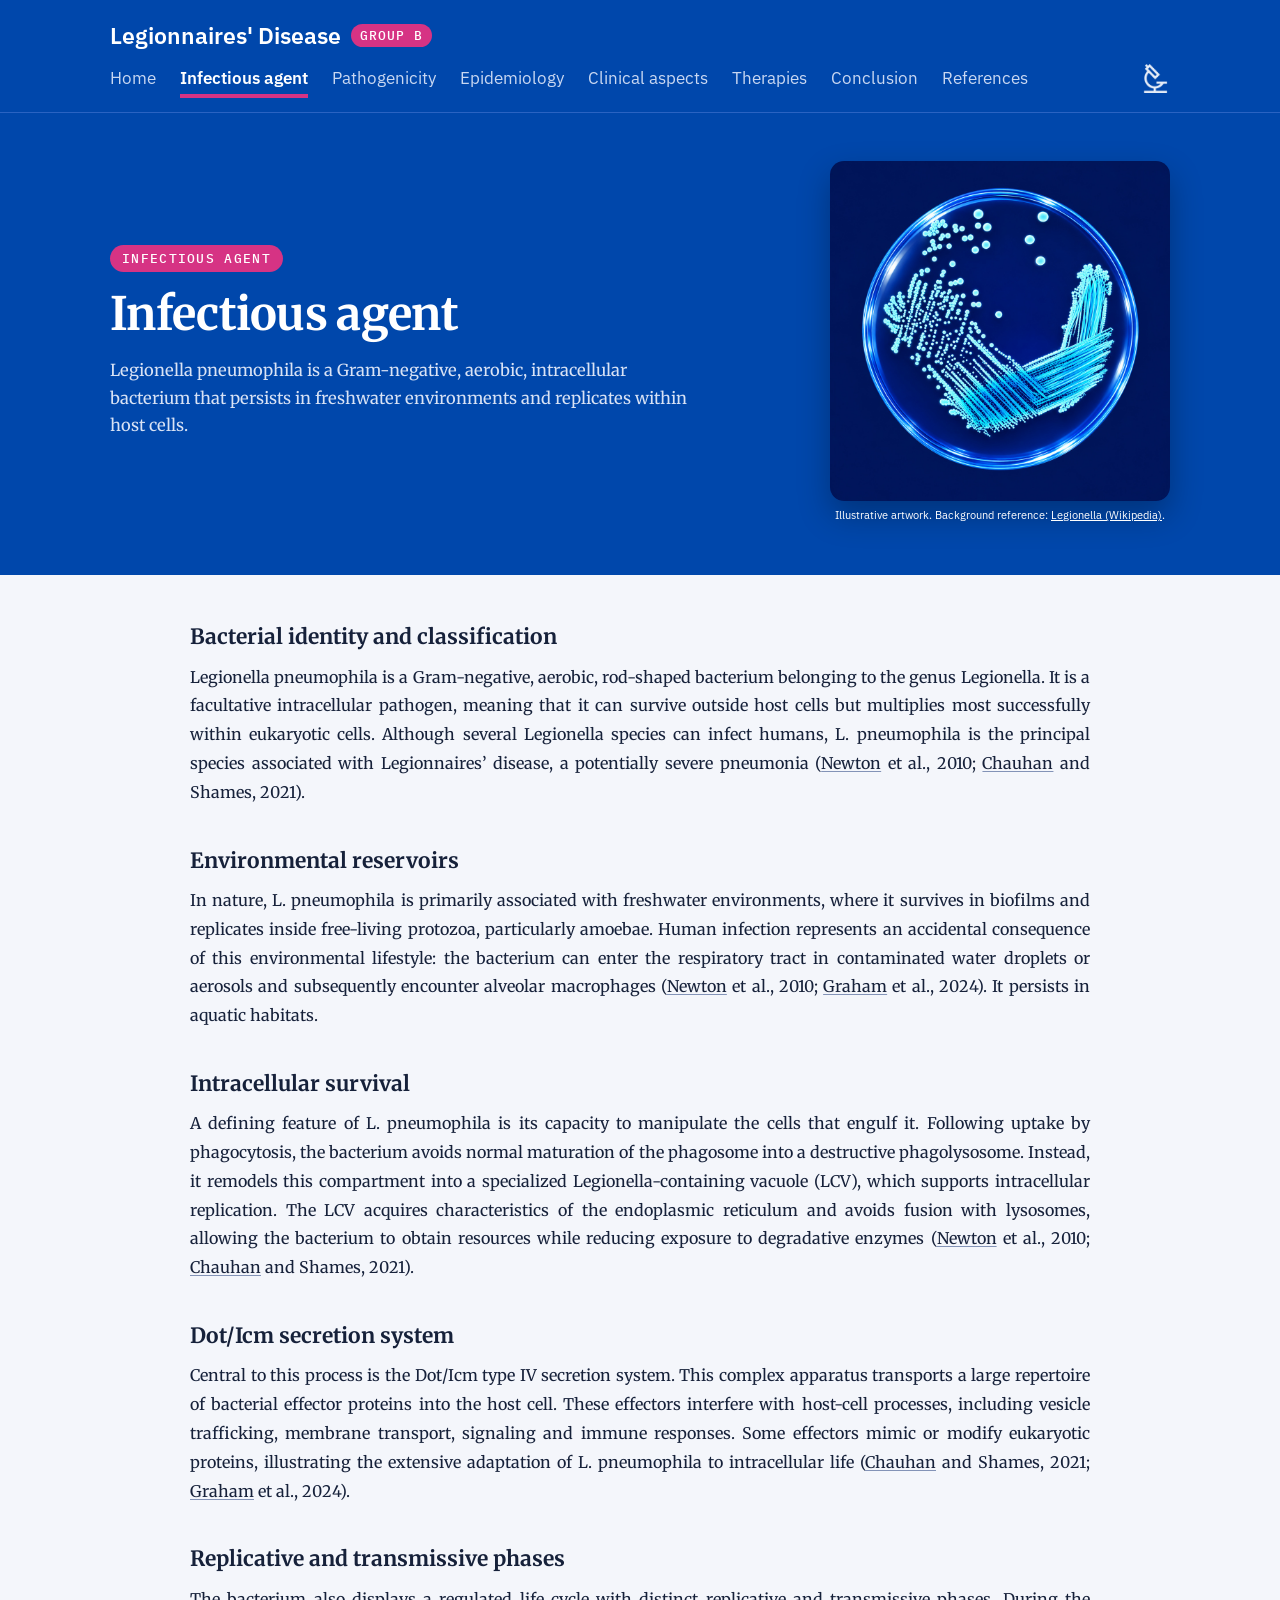
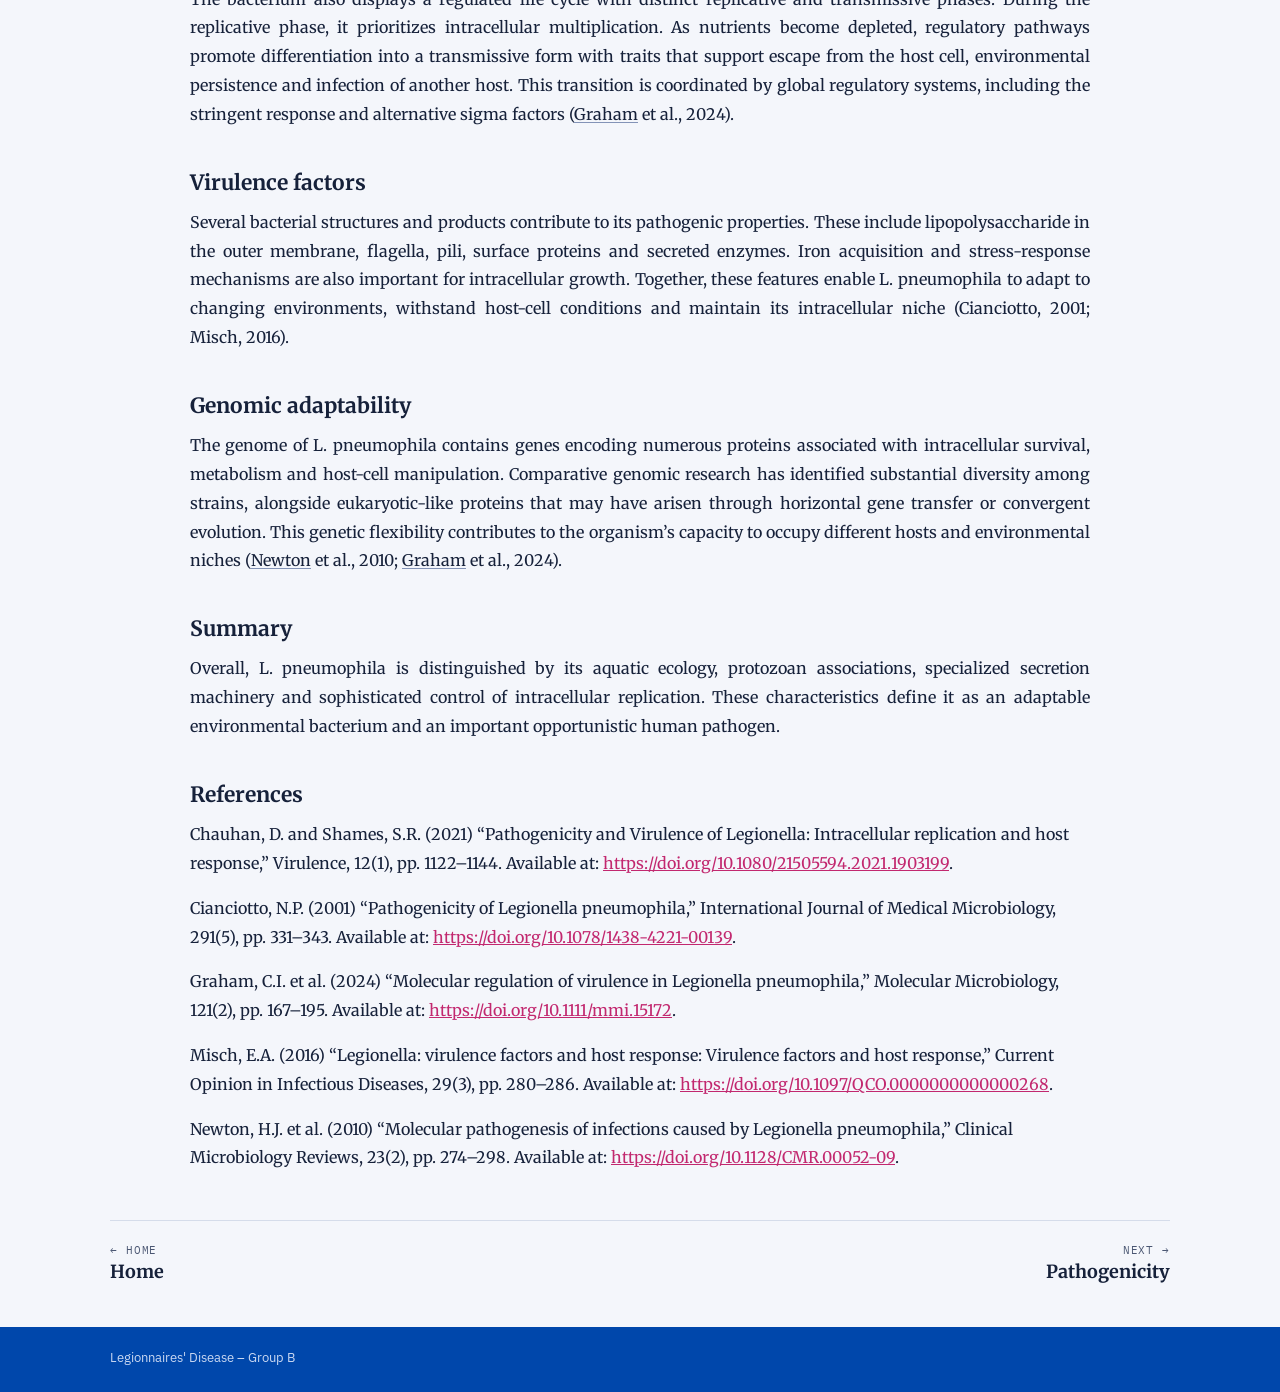
<file: infectious-agent.html>
<!DOCTYPE html>

<html lang="en">
<head>
<meta charset="utf-8"/>
<meta content="width=device-width, initial-scale=1" name="viewport"/>
<title>Infectious agent – Legionnaires' Disease – Group B</title>
<link href="https://fonts.googleapis.com" rel="preconnect"/>
<link crossorigin="" href="https://fonts.gstatic.com" rel="preconnect"/>
<link href="https://fonts.googleapis.com/css2?family=IBM+Plex+Sans:ital,wght@0,400;0,600;1,400&amp;family=IBM+Plex+Mono:wght@500&amp;family=Merriweather:ital,wght@0,400;0,700;1,400&amp;display=swap" rel="stylesheet"/>
<link href="style.css?v=responsive-20261113" rel="stylesheet"/>
</head>
<body>
<header class="site-header">
<div class="wrap">
<img alt="" aria-hidden="true" class="header-microscope" src="header-microscope.png"/>
<a class="brand" href="index.html"><b>Legionnaires' Disease</b><span>GROUP B</span></a>
<nav aria-label="Main menu" class="nav">
<a href="index.html">Home</a>
<a aria-current="page" class="current" href="infectious-agent.html">Infectious agent</a>
<a href="pathogenicity.html">Pathogenicity</a>
<a href="epidemiology.html">Epidemiology</a>
<a href="clinical-aspects.html">Clinical aspects</a>
<a href="therapies.html">Therapies</a>
<a href="conclusion.html">Conclusion</a>
<a href="references.html">References</a>
</nav>
</div>
</header>
<section class="band">
<div class="wrap">
<div class="band-text">
<p class="label">INFECTIOUS AGENT</p>
<h1>Infectious agent</h1>
<p class="lead">Legionella pneumophila is a Gram-negative, aerobic, intracellular bacterium that persists in freshwater environments and replicates within host cells.</p>
</div>
<figure><img alt="Illustration of glowing bacterial colonies streaked on an agar plate" src="img-infectious-agent.jpg"/><figcaption class="hero-image-credit">Illustrative artwork. Background reference: <a href="https://en.wikipedia.org/wiki/Legionella" rel="noopener noreferrer" target="_blank">Legionella (Wikipedia)</a>.</figcaption></figure>
</div>
</section>
<main class="wrap single">
<article><h2>Bacterial identity and classification</h2><p>Legionella pneumophila is a Gram-negative, aerobic, rod-shaped bacterium belonging to the genus Legionella. It is a facultative intracellular pathogen, meaning that it can survive outside host cells but multiplies most successfully within eukaryotic cells. Although several Legionella species can infect humans, L. pneumophila is the principal species associated with Legionnaires’ disease, a potentially severe pneumonia (<a class="citation-link" href="https://doi.org/10.1128/CMR.00052-09" rel="noopener noreferrer" target="_blank">Newton</a> et al., 2010; <a class="citation-link" href="https://doi.org/10.1080/21505594.2021.1903199" rel="noopener noreferrer" target="_blank">Chauhan</a> and Shames, 2021).</p><h2>Environmental reservoirs</h2><p>In nature, L. pneumophila is primarily associated with freshwater environments, where it survives in biofilms and replicates inside free-living protozoa, particularly amoebae. Human infection represents an accidental consequence of this environmental lifestyle: the bacterium can enter the respiratory tract in contaminated water droplets or aerosols and subsequently encounter alveolar macrophages (<a class="citation-link" href="https://doi.org/10.1128/CMR.00052-09" rel="noopener noreferrer" target="_blank">Newton</a> et al., 2010; <a class="citation-link" href="https://doi.org/10.1111/mmi.15172" rel="noopener noreferrer" target="_blank">Graham</a> et al., 2024). It persists in aquatic habitats.</p><h2>Intracellular survival</h2><p>A defining feature of L. pneumophila is its capacity to manipulate the cells that engulf it. Following uptake by phagocytosis, the bacterium avoids normal maturation of the phagosome into a destructive phagolysosome. Instead, it remodels this compartment into a specialized Legionella-containing vacuole (LCV), which supports intracellular replication. The LCV acquires characteristics of the endoplasmic reticulum and avoids fusion with lysosomes, allowing the bacterium to obtain resources while reducing exposure to degradative enzymes (<a class="citation-link" href="https://doi.org/10.1128/CMR.00052-09" rel="noopener noreferrer" target="_blank">Newton</a> et al., 2010; <a class="citation-link" href="https://doi.org/10.1080/21505594.2021.1903199" rel="noopener noreferrer" target="_blank">Chauhan</a> and Shames, 2021).</p><h2>Dot/Icm secretion system</h2><p>Central to this process is the Dot/Icm type IV secretion system. This complex apparatus transports a large repertoire of bacterial effector proteins into the host cell. These effectors interfere with host-cell processes, including vesicle trafficking, membrane transport, signaling and immune responses. Some effectors mimic or modify eukaryotic proteins, illustrating the extensive adaptation of L. pneumophila to intracellular life (<a class="citation-link" href="https://doi.org/10.1080/21505594.2021.1903199" rel="noopener noreferrer" target="_blank">Chauhan</a> and Shames, 2021; <a class="citation-link" href="https://doi.org/10.1111/mmi.15172" rel="noopener noreferrer" target="_blank">Graham</a> et al., 2024).</p><h2>Replicative and transmissive phases</h2><p>The bacterium also displays a regulated life cycle with distinct replicative and transmissive phases. During the replicative phase, it prioritizes intracellular multiplication. As nutrients become depleted, regulatory pathways promote differentiation into a transmissive form with traits that support escape from the host cell, environmental persistence and infection of another host. This transition is coordinated by global regulatory systems, including the stringent response and alternative sigma factors (<a class="citation-link" href="https://doi.org/10.1111/mmi.15172" rel="noopener noreferrer" target="_blank">Graham</a> et al., 2024).</p><h2>Virulence factors</h2><p>Several bacterial structures and products contribute to its pathogenic properties. These include lipopolysaccharide in the outer membrane, flagella, pili, surface proteins and secreted enzymes. Iron acquisition and stress-response mechanisms are also important for intracellular growth. Together, these features enable L. pneumophila to adapt to changing environments, withstand host-cell conditions and maintain its intracellular niche (Cianciotto, 2001; Misch, 2016).</p><h2>Genomic adaptability</h2><p>The genome of L. pneumophila contains genes encoding numerous proteins associated with intracellular survival, metabolism and host-cell manipulation. Comparative genomic research has identified substantial diversity among strains, alongside eukaryotic-like proteins that may have arisen through horizontal gene transfer or convergent evolution. This genetic flexibility contributes to the organism’s capacity to occupy different hosts and environmental niches (<a class="citation-link" href="https://doi.org/10.1128/CMR.00052-09" rel="noopener noreferrer" target="_blank">Newton</a> et al., 2010; <a class="citation-link" href="https://doi.org/10.1111/mmi.15172" rel="noopener noreferrer" target="_blank">Graham</a> et al., 2024).</p><h2>Summary</h2><p>Overall, L. pneumophila is distinguished by its aquatic ecology, protozoan associations, specialized secretion machinery and sophisticated control of intracellular replication. These characteristics define it as an adaptable environmental bacterium and an important opportunistic human pathogen.</p><h2>References</h2><p class="reference-entry" id="citation-reference-1">Chauhan, D. and Shames, S.R. (2021) “Pathogenicity and Virulence of Legionella: Intracellular replication and host response,” Virulence, 12(1), pp. 1122–1144. Available at: <a href="https://doi.org/10.1080/21505594.2021.1903199" rel="noopener noreferrer" target="_blank">https://doi.org/10.1080/21505594.2021.1903199</a>.</p><p class="reference-entry" id="citation-reference-2">Cianciotto, N.P. (2001) “Pathogenicity of Legionella pneumophila,” International Journal of Medical Microbiology, 291(5), pp. 331–343. Available at: <a href="https://doi.org/10.1078/1438-4221-00139" rel="noopener noreferrer" target="_blank">https://doi.org/10.1078/1438-4221-00139</a>.</p><p class="reference-entry" id="citation-reference-3">Graham, C.I. et al. (2024) “Molecular regulation of virulence in Legionella pneumophila,” Molecular Microbiology, 121(2), pp. 167–195. Available at: <a href="https://doi.org/10.1111/mmi.15172" rel="noopener noreferrer" target="_blank">https://doi.org/10.1111/mmi.15172</a>.</p><p class="reference-entry" id="citation-reference-4">Misch, E.A. (2016) “Legionella: virulence factors and host response: Virulence factors and host response,” Current Opinion in Infectious Diseases, 29(3), pp. 280–286. Available at: <a href="https://doi.org/10.1097/QCO.0000000000000268" rel="noopener noreferrer" target="_blank">https://doi.org/10.1097/QCO.0000000000000268</a>.</p><p class="reference-entry" id="citation-reference-5">Newton, H.J. et al. (2010) “Molecular pathogenesis of infections caused by Legionella pneumophila,” Clinical Microbiology Reviews, 23(2), pp. 274–298. Available at: <a href="https://doi.org/10.1128/CMR.00052-09" rel="noopener noreferrer" target="_blank">https://doi.org/10.1128/CMR.00052-09</a>.</p></article>
</main>
<nav aria-label="Previous and next section" class="wrap"><div class="pager"><a href="index.html"><small>← HOME</small><span>Home</span></a><a href="pathogenicity.html"><small>NEXT →</small><span>Pathogenicity</span></a></div></nav>
<footer class="site-footer">
<div class="wrap">Legionnaires' Disease – Group B</div>
</footer>
<script src="script.js?v=15"></script>
</body>
</html>
</file>
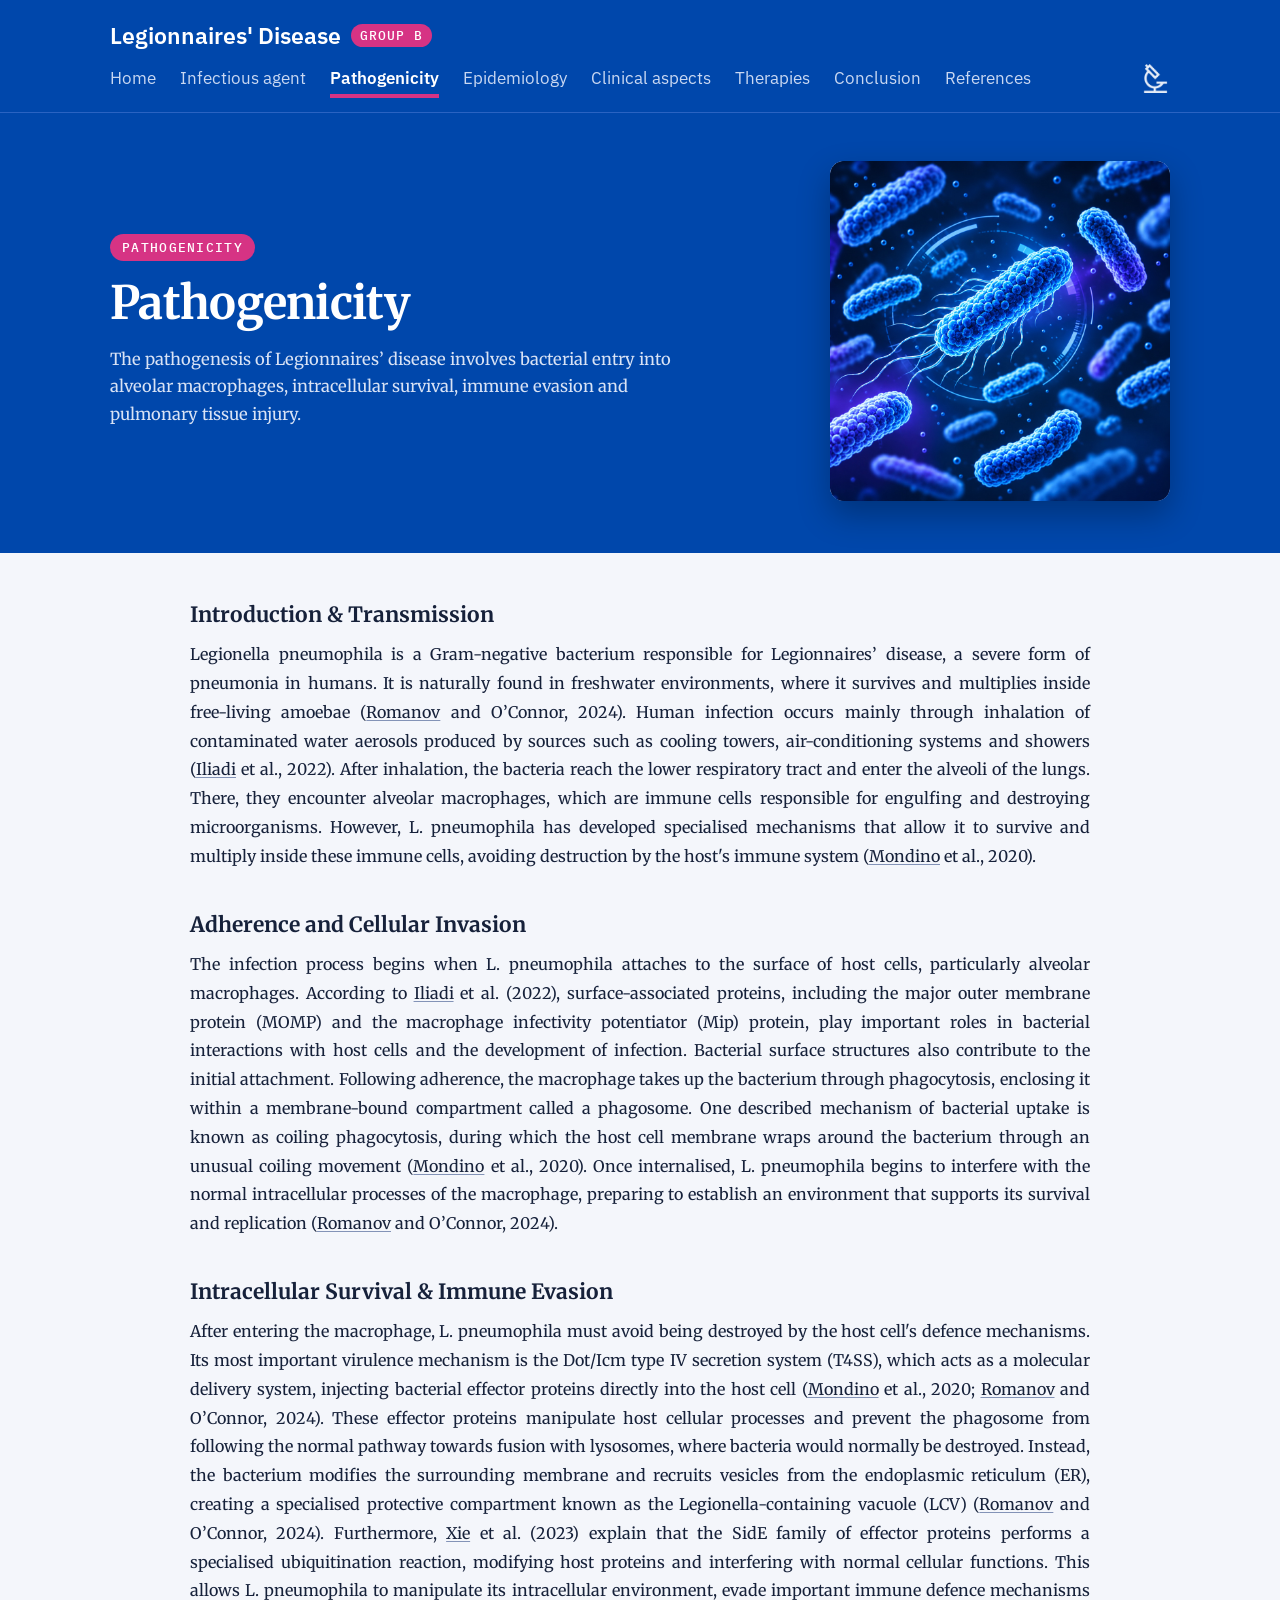
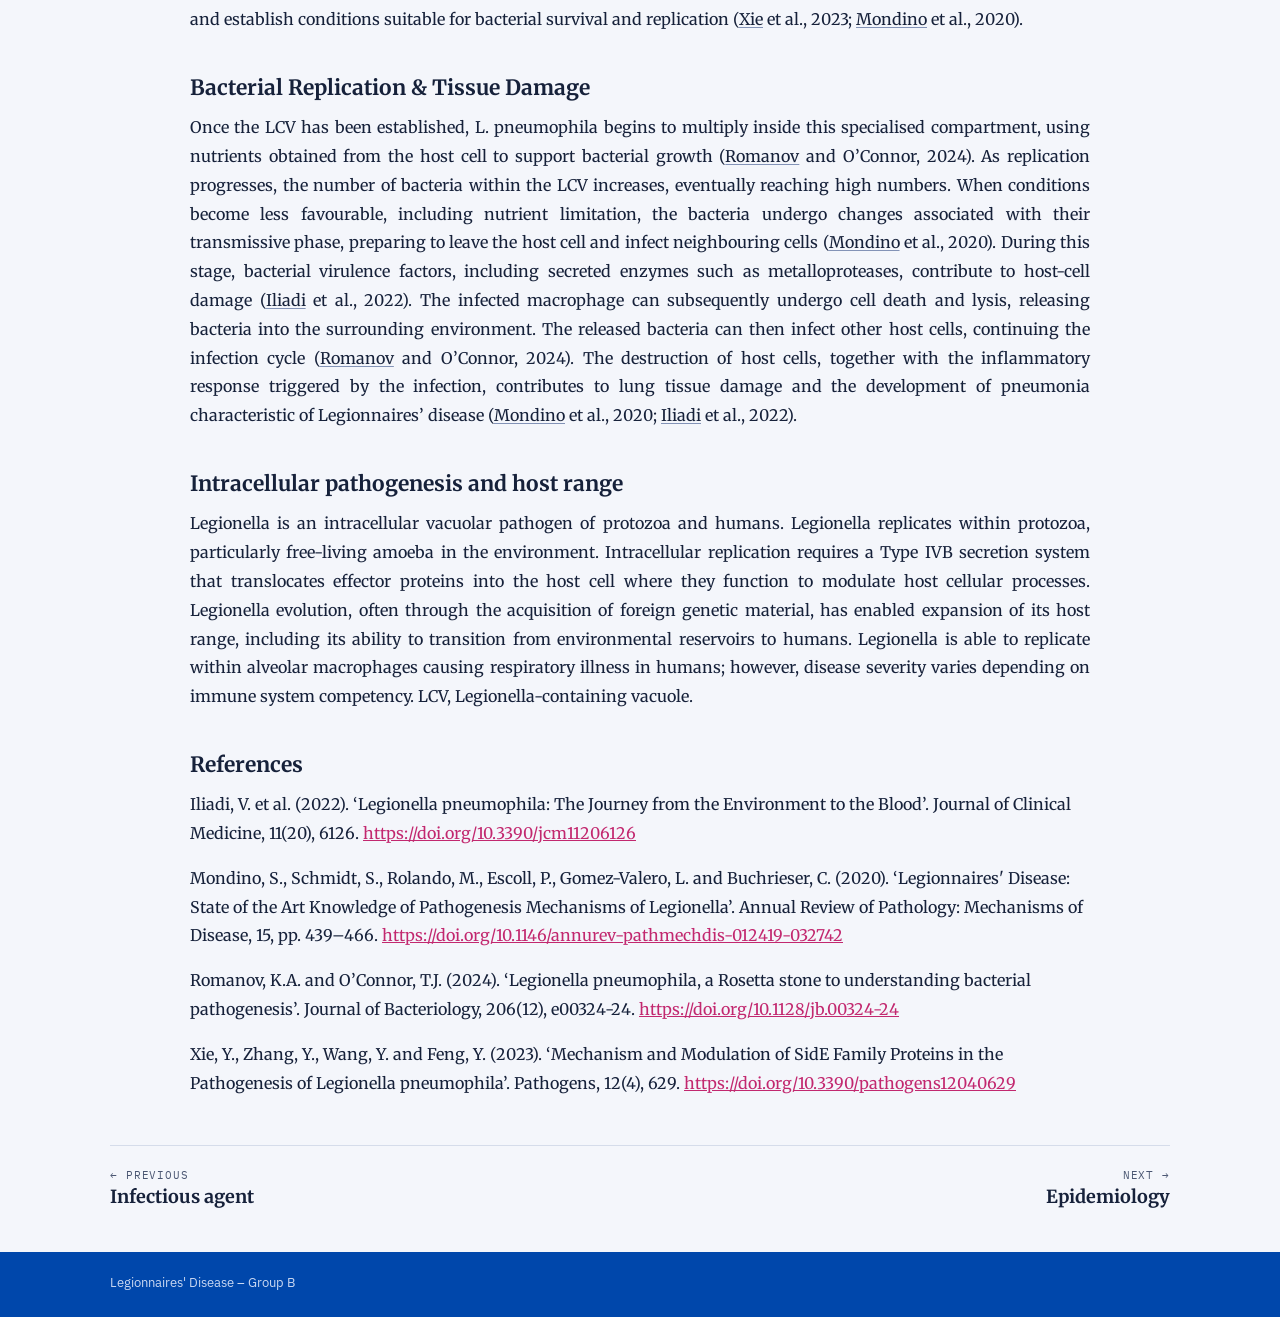
<file: pathogenicity.html>
<!DOCTYPE html>

<html lang="en">
<head>
<meta charset="utf-8"/>
<meta content="width=device-width, initial-scale=1" name="viewport"/>
<title>Pathogenicity – Legionnaires' Disease – Group B</title>
<link href="https://fonts.googleapis.com" rel="preconnect"/>
<link crossorigin="" href="https://fonts.gstatic.com" rel="preconnect"/>
<link href="https://fonts.googleapis.com/css2?family=IBM+Plex+Sans:ital,wght@0,400;0,600;1,400&amp;family=IBM+Plex+Mono:wght@500&amp;family=Merriweather:ital,wght@0,400;0,700;1,400&amp;display=swap" rel="stylesheet"/>
<link href="style.css?v=responsive-20261113" rel="stylesheet"/>
</head>
<body>
<header class="site-header">
<div class="wrap">
<img alt="" aria-hidden="true" class="header-microscope" src="header-microscope.png"/>
<a class="brand" href="index.html"><b>Legionnaires' Disease</b><span>GROUP B</span></a>
<nav aria-label="Main menu" class="nav">
<a href="index.html">Home</a>
<a href="infectious-agent.html">Infectious agent</a>
<a aria-current="page" class="current" href="pathogenicity.html">Pathogenicity</a>
<a href="epidemiology.html">Epidemiology</a>
<a href="clinical-aspects.html">Clinical aspects</a>
<a href="therapies.html">Therapies</a>
<a href="conclusion.html">Conclusion</a>
<a href="references.html">References</a>
</nav>
</div>
</header>
<section class="band">
<div class="wrap">
<div class="band-text">
<p class="label">PATHOGENICITY</p>
<h1>Pathogenicity</h1>
<p class="lead">The pathogenesis of Legionnaires’ disease involves bacterial entry into alveolar macrophages, intracellular survival, immune evasion and pulmonary tissue injury.</p>
</div>
<figure><img alt="Blue-toned three-dimensional illustration of Legionella-like rods viewed close-up against a dark microscopic background" src="img-pathogenicity.jpg?v=15"/></figure>
</div>
</section>
<main class="wrap single">
<article><h2><span>Introduction &amp; Transmission</span></h2><p>Legionella pneumophila is a Gram-negative bacterium responsible for Legionnaires’ disease, a severe form of pneumonia in humans. It is naturally found in freshwater environments, where it survives and multiplies inside free-living amoebae (<a class="citation-link" href="https://doi.org/10.1128/jb.00324-24" rel="noopener noreferrer" target="_blank">Romanov</a> and O’Connor, 2024). Human infection occurs mainly through inhalation of contaminated water aerosols produced by sources such as cooling towers, air-conditioning systems and showers (<a class="citation-link" href="https://doi.org/10.3390/jcm11206126" rel="noopener noreferrer" target="_blank">Iliadi</a> et al., 2022). After inhalation, the bacteria reach the lower respiratory tract and enter the alveoli of the lungs. There, they encounter alveolar macrophages, which are immune cells responsible for engulfing and destroying microorganisms. However, L. pneumophila has developed specialised mechanisms that allow it to survive and multiply inside these immune cells, avoiding destruction by the host's immune system (<a class="citation-link" href="https://doi.org/10.1146/annurev-pathmechdis-012419-032742" rel="noopener noreferrer" target="_blank">Mondino</a> et al., 2020).</p><h2><span>Adherence and Cellular Invasion</span></h2><p>The infection process begins when L. pneumophila attaches to the surface of host cells, particularly alveolar macrophages. According to <a class="citation-link" href="https://doi.org/10.3390/jcm11206126" rel="noopener noreferrer" target="_blank">Iliadi</a> et al. (2022), surface-associated proteins, including the major outer membrane protein (MOMP) and the macrophage infectivity potentiator (Mip) protein, play important roles in bacterial interactions with host cells and the development of infection. Bacterial surface structures also contribute to the initial attachment. Following adherence, the macrophage takes up the bacterium through phagocytosis, enclosing it within a membrane-bound compartment called a phagosome. One described mechanism of bacterial uptake is known as coiling phagocytosis, during which the host cell membrane wraps around the bacterium through an unusual coiling movement (<a class="citation-link" href="https://doi.org/10.1146/annurev-pathmechdis-012419-032742" rel="noopener noreferrer" target="_blank">Mondino</a> et al., 2020). Once internalised, L. pneumophila begins to interfere with the normal intracellular processes of the macrophage, preparing to establish an environment that supports its survival and replication (<a class="citation-link" href="https://doi.org/10.1128/jb.00324-24" rel="noopener noreferrer" target="_blank">Romanov</a> and O’Connor, 2024).</p><h2><span>Intracellular Survival &amp; Immune Evasion</span></h2><p>After entering the macrophage, L. pneumophila must avoid being destroyed by the host cell's defence mechanisms. Its most important virulence mechanism is the Dot/Icm type IV secretion system (T4SS), which acts as a molecular delivery system, injecting bacterial effector proteins directly into the host cell (<a class="citation-link" href="https://doi.org/10.1146/annurev-pathmechdis-012419-032742" rel="noopener noreferrer" target="_blank">Mondino</a> et al., 2020; <a class="citation-link" href="https://doi.org/10.1128/jb.00324-24" rel="noopener noreferrer" target="_blank">Romanov</a> and O’Connor, 2024). These effector proteins manipulate host cellular processes and prevent the phagosome from following the normal pathway towards fusion with lysosomes, where bacteria would normally be destroyed. Instead, the bacterium modifies the surrounding membrane and recruits vesicles from the endoplasmic reticulum (ER), creating a specialised protective compartment known as the Legionella-containing vacuole (LCV) (<a class="citation-link" href="https://doi.org/10.1128/jb.00324-24" rel="noopener noreferrer" target="_blank">Romanov</a> and O’Connor, 2024). Furthermore, <a class="citation-link" href="https://doi.org/10.3390/pathogens12040629" rel="noopener noreferrer" target="_blank">Xie</a> et al. (2023) explain that the SidE family of effector proteins performs a specialised ubiquitination reaction, modifying host proteins and interfering with normal cellular functions. This allows L. pneumophila to manipulate its intracellular environment, evade important immune defence mechanisms and establish conditions suitable for bacterial survival and replication (<a class="citation-link" href="https://doi.org/10.3390/pathogens12040629" rel="noopener noreferrer" target="_blank">Xie</a> et al., 2023; <a class="citation-link" href="https://doi.org/10.1146/annurev-pathmechdis-012419-032742" rel="noopener noreferrer" target="_blank">Mondino</a> et al., 2020).</p><h2><span>Bacterial Replication &amp; Tissue Damage</span></h2><p>Once the LCV has been established, L. pneumophila begins to multiply inside this specialised compartment, using nutrients obtained from the host cell to support bacterial growth (<a class="citation-link" href="https://doi.org/10.1128/jb.00324-24" rel="noopener noreferrer" target="_blank">Romanov</a> and O’Connor, 2024). As replication progresses, the number of bacteria within the LCV increases, eventually reaching high numbers. When conditions become less favourable, including nutrient limitation, the bacteria undergo changes associated with their transmissive phase, preparing to leave the host cell and infect neighbouring cells (<a class="citation-link" href="https://doi.org/10.1146/annurev-pathmechdis-012419-032742" rel="noopener noreferrer" target="_blank">Mondino</a> et al., 2020). During this stage, bacterial virulence factors, including secreted enzymes such as metalloproteases, contribute to host-cell damage (<a class="citation-link" href="https://doi.org/10.3390/jcm11206126" rel="noopener noreferrer" target="_blank">Iliadi</a> et al., 2022). The infected macrophage can subsequently undergo cell death and lysis, releasing bacteria into the surrounding environment. The released bacteria can then infect other host cells, continuing the infection cycle (<a class="citation-link" href="https://doi.org/10.1128/jb.00324-24" rel="noopener noreferrer" target="_blank">Romanov</a> and O’Connor, 2024). The destruction of host cells, together with the inflammatory response triggered by the infection, contributes to lung tissue damage and the development of pneumonia characteristic of Legionnaires’ disease (<a class="citation-link" href="https://doi.org/10.1146/annurev-pathmechdis-012419-032742" rel="noopener noreferrer" target="_blank">Mondino</a> et al., 2020; <a class="citation-link" href="https://doi.org/10.3390/jcm11206126" rel="noopener noreferrer" target="_blank">Iliadi</a> et al., 2022).</p><h2>Intracellular pathogenesis and host range</h2><p>Legionella is an intracellular vacuolar pathogen of protozoa and humans. Legionella replicates within protozoa, particularly free-living amoeba in the environment. Intracellular replication requires a Type IVB secretion system that translocates effector proteins into the host cell where they function to modulate host cellular processes. Legionella evolution, often through the acquisition of foreign genetic material, has enabled expansion of its host range, including its ability to transition from environmental reservoirs to humans. Legionella is able to replicate within alveolar macrophages causing respiratory illness in humans; however, disease severity varies depending on immune system competency. LCV, Legionella-containing vacuole.</p><h2>References</h2><p class="reference-entry" id="citation-reference-1">Iliadi, V. et al. (2022). ‘Legionella pneumophila: The Journey from the Environment to the Blood’. Journal of Clinical Medicine, 11(20), 6126. <a href="https://doi.org/10.3390/jcm11206126" rel="noopener noreferrer" target="_blank">https://doi.org/10.3390/jcm11206126</a>⁠</p><p class="reference-entry" id="citation-reference-2">Mondino, S., Schmidt, S., Rolando, M., Escoll, P., Gomez-Valero, L. and Buchrieser, C. (2020). ‘Legionnaires' Disease: State of the Art Knowledge of Pathogenesis Mechanisms of Legionella’. Annual Review of Pathology: Mechanisms of Disease, 15, pp. 439–466. <a href="https://doi.org/10.1146/annurev-pathmechdis-012419-032742" rel="noopener noreferrer" target="_blank">https://doi.org/10.1146/annurev-pathmechdis-012419-032742</a>⁠</p><p class="reference-entry" id="citation-reference-3">Romanov, K.A. and O’Connor, T.J. (2024). ‘Legionella pneumophila, a Rosetta stone to understanding bacterial pathogenesis’. Journal of Bacteriology, 206(12), e00324-24. <a href="https://doi.org/10.1128/jb.00324-24" rel="noopener noreferrer" target="_blank">https://doi.org/10.1128/jb.00324-24</a>⁠</p><p class="reference-entry" id="citation-reference-4">Xie, Y., Zhang, Y., Wang, Y. and Feng, Y. (2023). ‘Mechanism and Modulation of SidE Family Proteins in the Pathogenesis of Legionella pneumophila’. Pathogens, 12(4), 629. <a href="https://doi.org/10.3390/pathogens12040629" rel="noopener noreferrer" target="_blank">https://doi.org/10.3390/pathogens12040629</a>⁠</p></article>
</main>
<nav aria-label="Previous and next section" class="wrap"><div class="pager"><a href="infectious-agent.html"><small>← PREVIOUS</small><span>Infectious agent</span></a><a href="epidemiology.html"><small>NEXT →</small><span>Epidemiology</span></a></div></nav>
<footer class="site-footer">
<div class="wrap">Legionnaires' Disease – Group B</div>
</footer>
<script src="script.js?v=15"></script>
</body>
</html>
</file>
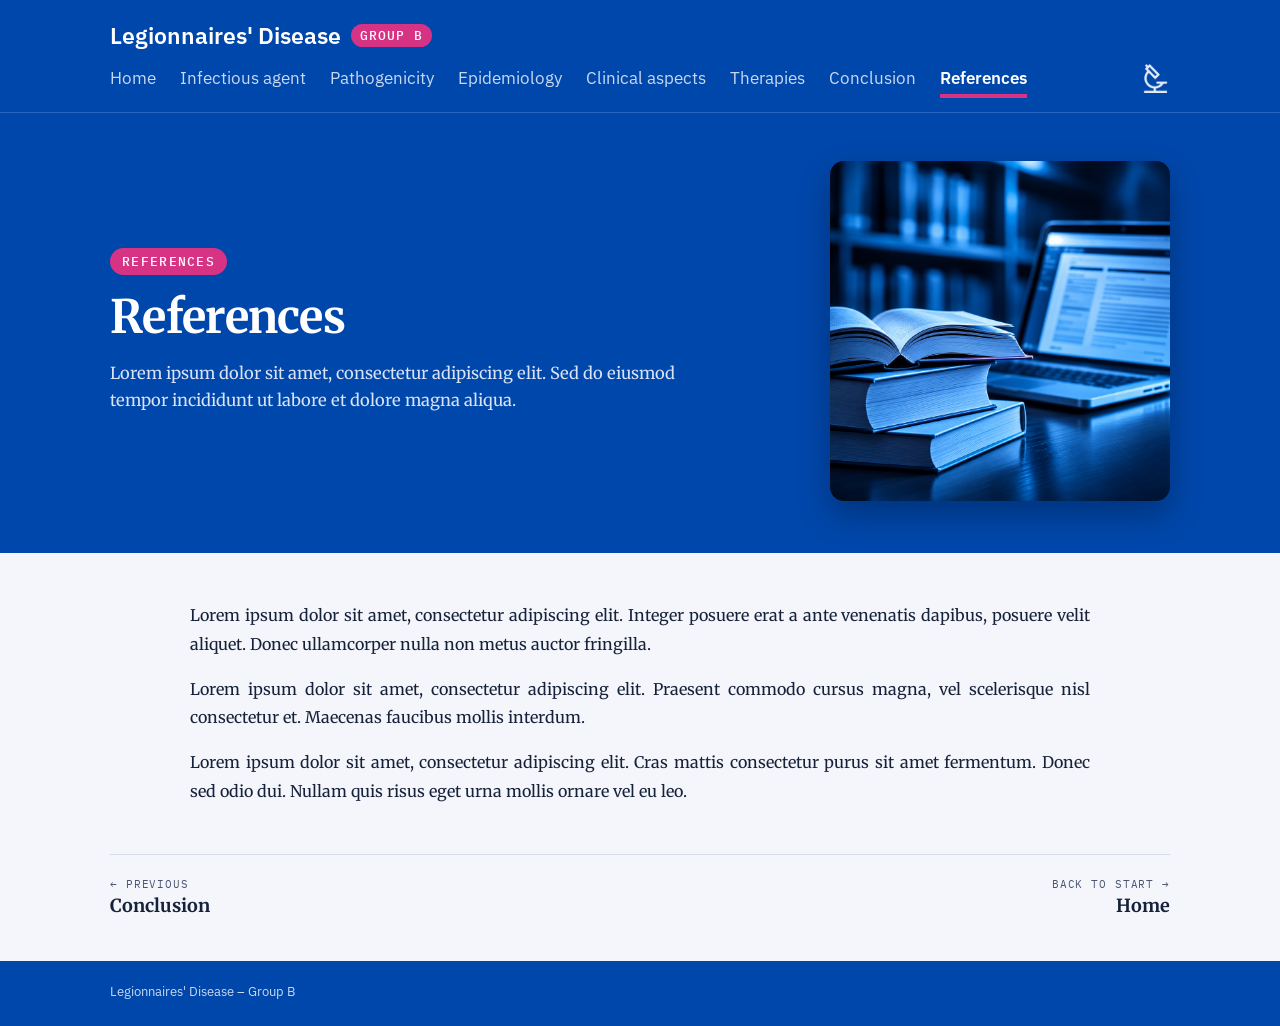
<file: references.html>
<!DOCTYPE html>

<html lang="en">
<head>
<meta charset="utf-8"/>
<meta content="width=device-width, initial-scale=1" name="viewport"/>
<title>References – Legionnaires' Disease – Group B</title>
<link href="https://fonts.googleapis.com" rel="preconnect"/>
<link crossorigin="" href="https://fonts.gstatic.com" rel="preconnect"/>
<link href="https://fonts.googleapis.com/css2?family=IBM+Plex+Sans:ital,wght@0,400;0,600;1,400&amp;family=IBM+Plex+Mono:wght@500&amp;family=Merriweather:ital,wght@0,400;0,700;1,400&amp;display=swap" rel="stylesheet"/>
<link href="style.css?v=responsive-20261113" rel="stylesheet"/>
</head>
<body>
<header class="site-header">
<div class="wrap">
<img alt="" aria-hidden="true" class="header-microscope" src="header-microscope.png"/>
<a class="brand" href="index.html"><b>Legionnaires' Disease</b><span>GROUP B</span></a>
<nav aria-label="Main menu" class="nav">
<a href="index.html">Home</a>
<a href="infectious-agent.html">Infectious agent</a>
<a href="pathogenicity.html">Pathogenicity</a>
<a href="epidemiology.html">Epidemiology</a>
<a href="clinical-aspects.html">Clinical aspects</a>
<a href="therapies.html">Therapies</a>
<a href="conclusion.html">Conclusion</a>
<a aria-current="page" class="current" href="references.html">References</a>
</nav>
</div>
</header>
<section class="band">
<div class="wrap">
<div class="band-text">
<p class="label">REFERENCES</p>
<h1>References</h1>
<p class="lead">Lorem ipsum dolor sit amet, consectetur adipiscing elit. Sed do eiusmod tempor incididunt ut labore et dolore magna aliqua.</p>
</div>
<figure><img alt="Illustration of open books and a laptop" src="img-references.jpg"/></figure>
</div>
</section>
<main class="wrap single">
<article><p>Lorem ipsum dolor sit amet, consectetur adipiscing elit. Integer posuere erat a ante venenatis dapibus, posuere velit aliquet. Donec ullamcorper nulla non metus auctor fringilla.</p><p>Lorem ipsum dolor sit amet, consectetur adipiscing elit. Praesent commodo cursus magna, vel scelerisque nisl consectetur et. Maecenas faucibus mollis interdum.</p><p>Lorem ipsum dolor sit amet, consectetur adipiscing elit. Cras mattis consectetur purus sit amet fermentum. Donec sed odio dui. Nullam quis risus eget urna mollis ornare vel eu leo.</p></article>
</main>
<nav aria-label="Previous and next section" class="wrap"><div class="pager"><a href="conclusion.html"><small>← PREVIOUS</small><span>Conclusion</span></a><a href="index.html"><small>BACK TO START →</small><span>Home</span></a></div></nav>
<footer class="site-footer">
<div class="wrap">Legionnaires' Disease – Group B</div>
</footer>
<script src="script.js?v=15"></script>
</body>
</html>
</file>
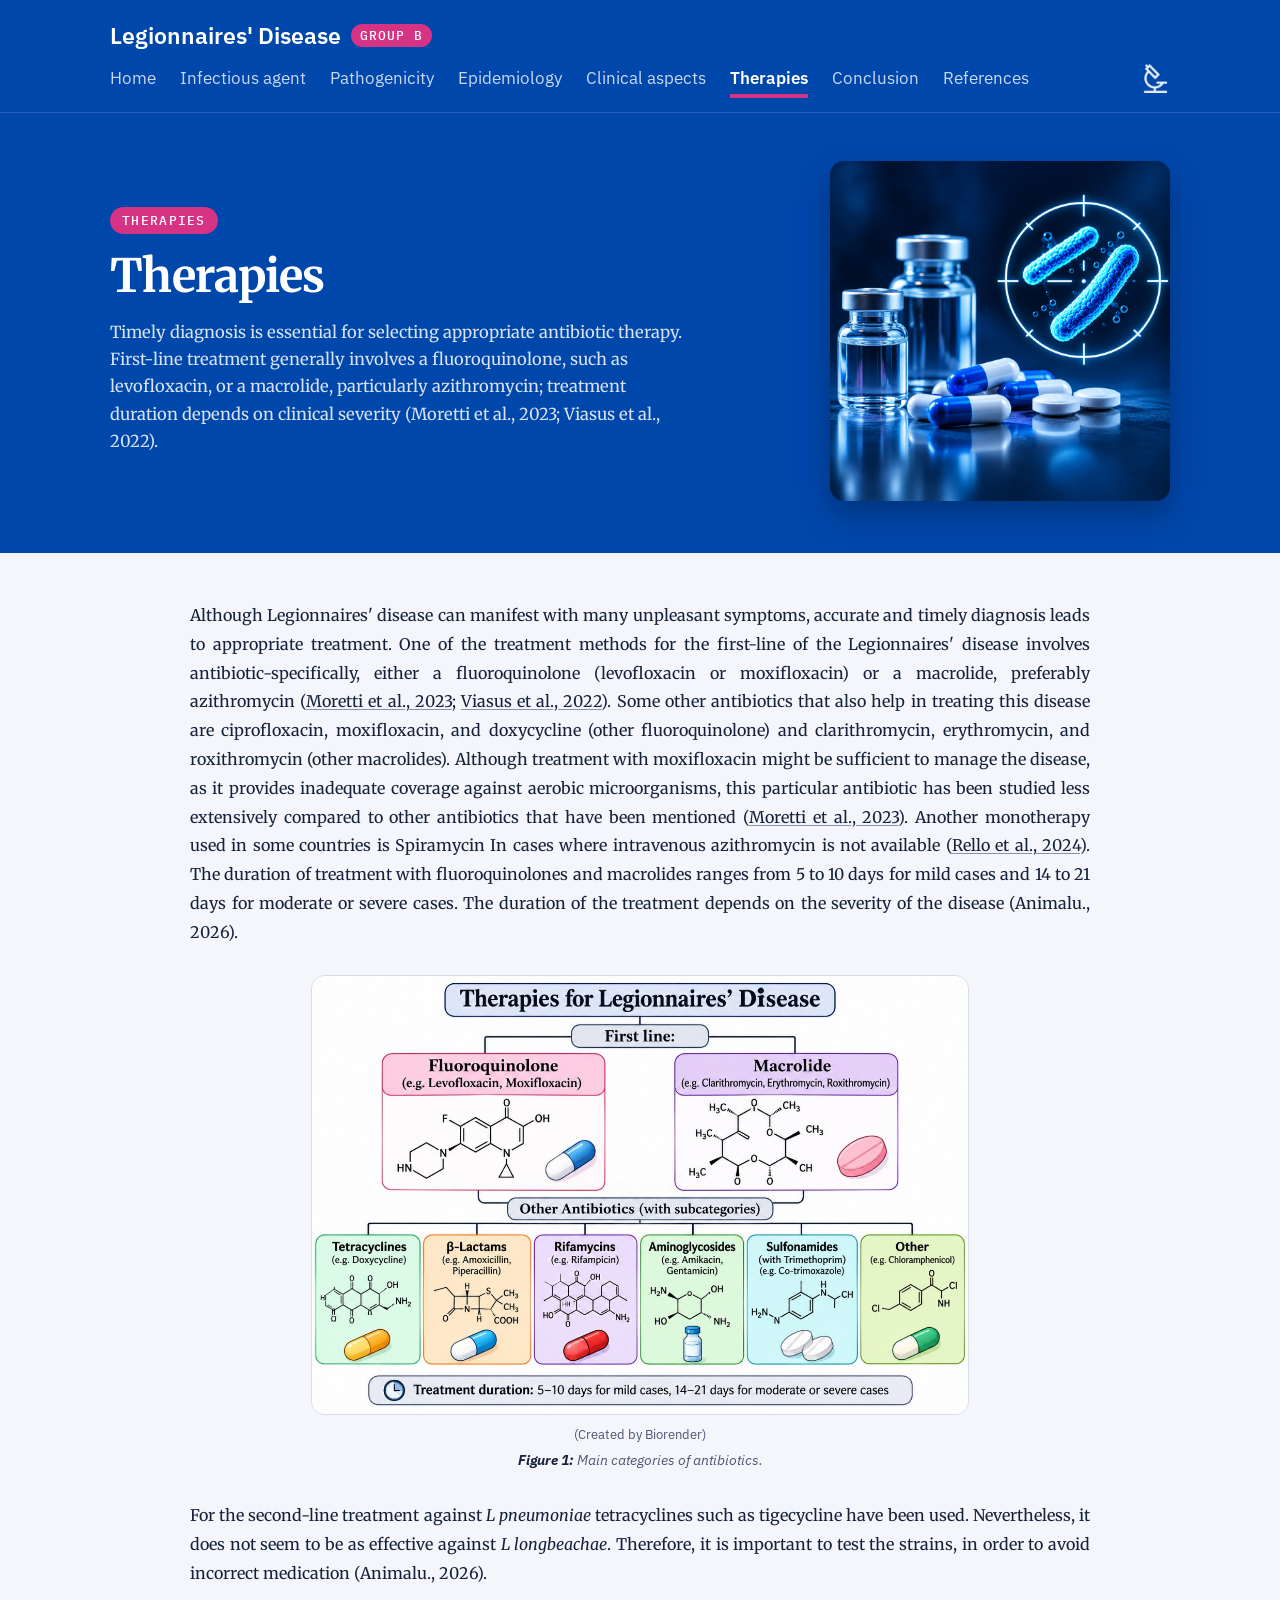
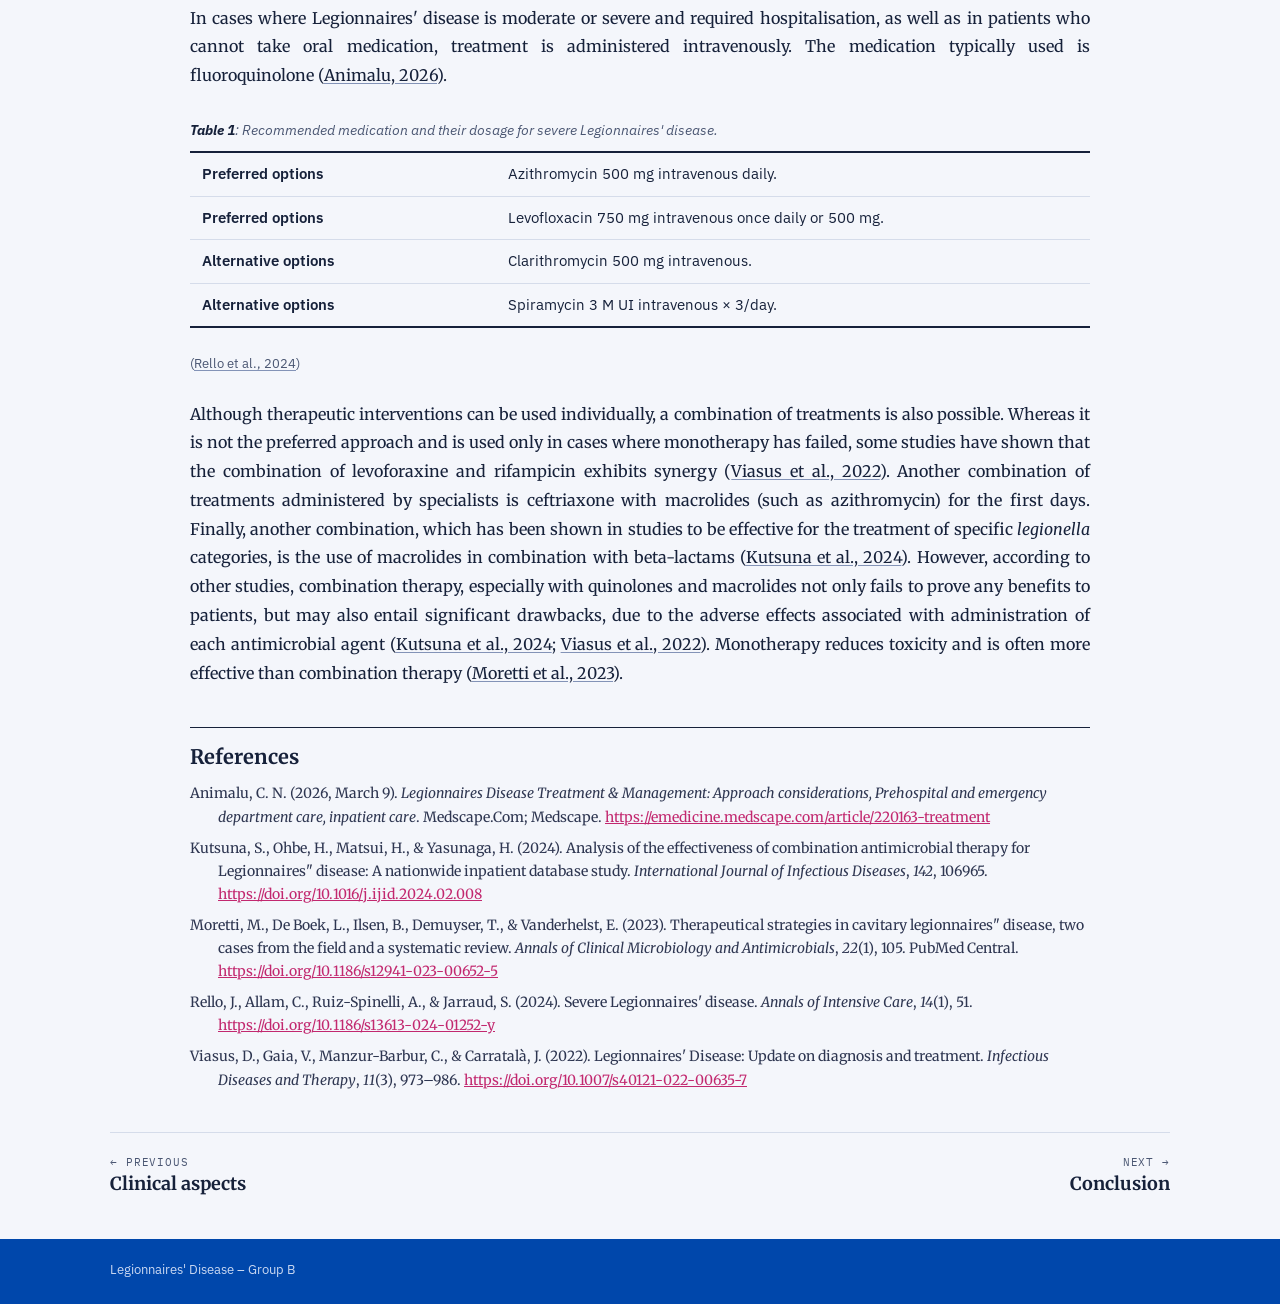
<file: therapies.html>
<!DOCTYPE html>

<html lang="en">
<head>
<meta charset="utf-8"/>
<meta content="width=device-width, initial-scale=1" name="viewport"/>
<title>Therapies – Legionnaires' Disease – Group B</title>
<link href="https://fonts.googleapis.com" rel="preconnect"/>
<link crossorigin="" href="https://fonts.gstatic.com" rel="preconnect"/>
<link href="https://fonts.googleapis.com/css2?family=IBM+Plex+Sans:ital,wght@0,400;0,600;1,400&amp;family=IBM+Plex+Mono:wght@500&amp;family=Merriweather:ital,wght@0,400;0,700;1,400&amp;display=swap" rel="stylesheet"/>
<link href="style.css?v=responsive-20261113" rel="stylesheet"/>
</head>
<body>
<header class="site-header">
<div class="wrap">
<img alt="" aria-hidden="true" class="header-microscope" src="header-microscope.png"/>
<a class="brand" href="index.html"><b>Legionnaires' Disease</b><span>GROUP B</span></a>
<nav aria-label="Main menu" class="nav">
<a href="index.html">Home</a>
<a href="infectious-agent.html">Infectious agent</a>
<a href="pathogenicity.html">Pathogenicity</a>
<a href="epidemiology.html">Epidemiology</a>
<a href="clinical-aspects.html">Clinical aspects</a>
<a aria-current="page" class="current" href="therapies.html">Therapies</a>
<a href="conclusion.html">Conclusion</a>
<a href="references.html">References</a>
</nav>
</div>
</header>
<section class="band">
<div class="wrap">
<div class="band-text">
<p class="label">THERAPIES</p>
<h1>Therapies</h1>
<p class="lead">Timely diagnosis is essential for selecting appropriate antibiotic therapy. First-line treatment generally involves a fluoroquinolone, such as levofloxacin, or a macrolide, particularly azithromycin; treatment duration depends on clinical severity (Moretti et al., 2023; Viasus et al., 2022).</p></div>
<figure><img alt="Medicine vials, capsules and tablets next to a target over rod-shaped bacteria" src="img-therapies.jpg"/></figure>
</div>
</section>
<main class="wrap single">
<article>
<p>Although Legionnaires' disease can manifest with many unpleasant symptoms, accurate and timely diagnosis leads to appropriate treatment. One of the treatment methods for the first-line of the Legionnaires' disease involves antibiotic-specifically, either a fluoroquinolone (levofloxacin or moxifloxacin) or a macrolide, preferably azithromycin (<a class="citation-link" href="https://doi.org/10.1186/s12941-023-00652-5" rel="noopener noreferrer" target="_blank">Moretti et al., 2023</a>; <a class="citation-link" href="https://doi.org/10.1007/s40121-022-00635-7" rel="noopener noreferrer" target="_blank">Viasus et al., 2022</a>). Some other antibiotics that also help in treating this disease are ciprofloxacin, moxifloxacin, and doxycycline (other fluoroquinolone) and clarithromycin, erythromycin, and roxithromycin (other macrolides). Although treatment with moxifloxacin might be sufficient to manage the disease, as it provides inadequate coverage against aerobic microorganisms, this particular antibiotic has been studied less extensively compared to other antibiotics that have been mentioned (<a class="citation-link" href="https://doi.org/10.1186/s12941-023-00652-5" rel="noopener noreferrer" target="_blank">Moretti et al., 2023</a>). Another monotherapy used in some countries is Spiramycin In cases where intravenous azithromycin is not available (<a class="citation-link" href="https://doi.org/10.1186/s13613-024-01252-y" rel="noopener noreferrer" target="_blank">Rello et al., 2024</a>). The duration of treatment with fluoroquinolones and macrolides ranges from 5 to 10 days for mild cases and 14 to 21 days for moderate or severe cases. The duration of the treatment depends on the severity of the disease (Animalu., 2026).</p>
<figure class="fig">
<img alt="Diagram of antibiotic classes: fluoroquinolones and macrolides as first line, with other antibiotic classes below" height="847" loading="lazy" src="fig-antibiotics.jpg" width="1270"/>
<p class="fig-credit">(Created by Biorender)</p>
<figcaption><b><i>Figure 1:</i></b><i> Main categories of antibiotics.</i></figcaption>
</figure>
<p>For the second-line treatment against <i>L pneumoniae</i> tetracyclines such as tigecycline have been used. Nevertheless, it does not seem to be as effective against <i>L longbeachae</i>. Therefore, it is important to test the strains, in order to avoid incorrect medication (Animalu., 2026).</p>
<p>In cases where Legionnaires' disease is moderate or severe and required hospitalisation, as well as in patients who cannot take oral medication, treatment is administered intravenously. The medication typically used is fluoroquinolone (<a class="citation-link" href="https://emedicine.medscape.com/article/220163-treatment" rel="noopener noreferrer" target="_blank">Animalu, 2026</a>).</p>
<p class="tcap"><b><i>Table 1</i></b><i>: Recommended medication and their dosage for severe Legionnaires' disease.</i></p>
<div class="table-wrap"><table><tbody>
<tr><td>Preferred options</td><td>Azithromycin 500 mg intravenous daily.</td></tr>
<tr><td>Preferred options</td><td>Levofloxacin 750 mg intravenous once daily or 500 mg.</td></tr>
<tr><td>Alternative options</td><td>Clarithromycin 500 mg intravenous.</td></tr>
<tr><td>Alternative options</td><td>Spiramycin 3 M UI intravenous × 3/day.</td></tr>
</tbody></table></div>
<p class="table-src">(<a class="citation-link" href="https://doi.org/10.1186/s13613-024-01252-y" rel="noopener noreferrer" target="_blank">Rello et al., 2024</a>)</p>
<p>Although therapeutic interventions can be used individually, a combination of treatments is also possible. Whereas it is not the preferred approach and is used only in cases where monotherapy has failed, some studies have shown that the combination of levoforaxine and rifampicin exhibits synergy (<a class="citation-link" href="https://doi.org/10.1007/s40121-022-00635-7" rel="noopener noreferrer" target="_blank">Viasus et al., 2022</a>). Another combination of treatments administered by specialists is ceftriaxone with macrolides (such as azithromycin) for the first days. Finally, another combination, which has been shown in studies to be effective for the treatment of specific <i>legionella</i> categories, is the use of macrolides in combination with beta-lactams (<a class="citation-link" href="https://doi.org/10.1016/j.ijid.2024.02.008" rel="noopener noreferrer" target="_blank">Kutsuna et al., 2024</a>). However, according to other studies, combination therapy, especially with quinolones and macrolides not only fails to prove any benefits to patients, but may also entail significant drawbacks, due to the adverse effects associated with administration of each antimicrobial agent (<a class="citation-link" href="https://doi.org/10.1016/j.ijid.2024.02.008" rel="noopener noreferrer" target="_blank">Kutsuna et al., 2024</a>; <a class="citation-link" href="https://doi.org/10.1007/s40121-022-00635-7" rel="noopener noreferrer" target="_blank">Viasus et al., 2022</a>). Monotherapy reduces toxicity and is often more effective than combination therapy (<a class="citation-link" href="https://doi.org/10.1186/s12941-023-00652-5" rel="noopener noreferrer" target="_blank">Moretti et al., 2023</a>).</p>
<div class="refs" id="refs"><h2>References</h2><ul><li id="ref-1">Animalu, C. N. (2026, March 9). <i>Legionnaires Disease Treatment &amp; Management: Approach considerations, Prehospital and emergency department care, inpatient care</i>. Medscape.Com; Medscape. <a href="https://emedicine.medscape.com/article/220163-treatment" rel="noopener noreferrer" target="_blank">https://emedicine.medscape.com/article/220163-treatment</a></li><li id="ref-2">Kutsuna, S., Ohbe, H., Matsui, H., &amp; Yasunaga, H. (2024). Analysis of the effectiveness of combination antimicrobial therapy for Legionnaires" disease: A nationwide inpatient database study. <i>International Journal of Infectious Diseases</i>, <i>142</i>, 106965. <a href="https://doi.org/10.1016/j.ijid.2024.02.008" rel="noopener noreferrer" target="_blank">https://doi.org/10.1016/j.ijid.2024.02.008</a></li><li id="ref-3">Moretti, M., De Boek, L., Ilsen, B., Demuyser, T., &amp; Vanderhelst, E. (2023). Therapeutical strategies in cavitary legionnaires" disease, two cases from the field and a systematic review. <i>Annals of Clinical Microbiology and Antimicrobials</i>, <i>22</i>(1), 105. PubMed Central. <a href="https://doi.org/10.1186/s12941-023-00652-5" rel="noopener noreferrer" target="_blank">https://doi.org/10.1186/s12941-023-00652-5</a></li><li id="ref-4">Rello, J., Allam, C., Ruiz-Spinelli, A., &amp; Jarraud, S. (2024). Severe Legionnaires' disease. <i>Annals of Intensive Care</i>, <i>14</i>(1), 51. <a href="https://doi.org/10.1186/s13613-024-01252-y" rel="noopener noreferrer" target="_blank">https://doi.org/10.1186/s13613-024-01252-y</a></li><li id="ref-5">Viasus, D., Gaia, V., Manzur-Barbur, C., &amp; Carratalà, J. (2022). Legionnaires' Disease: Update on diagnosis and treatment. <i>Infectious Diseases and Therapy</i>, <i>11</i>(3), 973–986. <a href="https://doi.org/10.1007/s40121-022-00635-7" rel="noopener noreferrer" target="_blank">https://doi.org/10.1007/s40121-022-00635-7</a></li></ul></div>
</article>
</main>
<nav aria-label="Previous and next section" class="wrap"><div class="pager"><a href="clinical-aspects.html"><small>← PREVIOUS</small><span>Clinical aspects</span></a><a href="conclusion.html"><small>NEXT →</small><span>Conclusion</span></a></div></nav>
<footer class="site-footer">
<div class="wrap">Legionnaires' Disease – Group B</div>
</footer>
<script src="script.js?v=15"></script>
</body>
</html>
</file>
<file: style.css>
/* =========================================================
   Legionnaires' Disease – Group B
   One stylesheet for the whole site.
   To change a colour everywhere, change it here once.
   ========================================================= */
:root {
  /* Blue (header, title areas, footer) */
  --blue: #0047AB;            /* cobalt blue: header, title areas, footer, home */
  --blue-line: #2A63C2;
  --on-blue: #FFFFFF;
  --on-blue-soft: #D9E3F5;    /* intro text on blue */
  --on-blue-muted: #C9D8F2;   /* small text on blue */

  /* Light content area */
  --light: #F4F6FB;
  --ink: #16213A;
  --ink-2: #4A5672;
  --rule: #D5DCEA;

  /* Soft magenta accent */
  --accent: #D63384;          /* soft magenta: lines, underlines, badges, numbers */
  --accent-on-blue: #D63384;  /* on blue the pink is used as a filled badge with white text */
  --accent-text: #C2286F;     /* slightly darker soft magenta for small text and links on light background */
  --accent-vivid: #D63384;    /* section numbers and lines on light background */
  --accent-tint: #FBE9F2;

  --radius: 14px;
  --img: 340px;               /* square image on every section page */
  --serif: 'Merriweather', Georgia, 'Times New Roman', serif;     /* academic: titles and reading text */
  --sans: 'IBM Plex Sans', system-ui, sans-serif;                 /* menu, captions, tables */
  --mono: 'IBM Plex Mono', ui-monospace, monospace;
}

* { box-sizing: border-box; }
html { scroll-behavior: smooth; }
body { margin: 0; font-family: var(--sans); color: var(--ink); background: var(--light); }
img { max-width: 100%; }
.wrap { max-width: 1140px; margin: 0 auto; padding: 0 40px; }
.label { font-family: var(--mono); font-size: 13px; font-weight: 500; letter-spacing: .1em; text-transform: uppercase; margin: 0; }

/* ---------- Header ---------- */
.site-header { background: var(--blue); border-bottom: 1px solid var(--blue-line); }
.site-header .wrap { display: flex; flex-direction: column; align-items: flex-start; gap: 12px; padding-top: 20px; padding-bottom: 14px; }
.brand { display: flex; align-items: baseline; gap: 10px; color: var(--on-blue); text-decoration: none; }
.brand b { font-size: 23px; font-weight: 600; }
.brand span { font-family: var(--mono); font-size: 13px; font-weight: 500; letter-spacing: .08em; color: #FFFFFF; background: var(--accent); padding: 3px 9px; border-radius: 999px; align-self: center; }
.brand { align-items: center; }
.nav { display: flex; flex-wrap: wrap; gap: 6px 24px; font-size: 17px; }
.nav a { color: var(--on-blue-muted); text-decoration: none; padding: 5px 0; border-bottom: 4px solid transparent; }
.nav a:hover { color: var(--on-blue); }
.nav a.current { color: var(--on-blue); font-weight: 600; border-bottom-color: var(--accent); }

/* ---------- Footer ---------- */
.site-footer { background: var(--blue); color: var(--on-blue-muted); font-size: 13px; }
.site-footer .wrap { padding-top: 22px; padding-bottom: 26px; }

/* ---------- Title area with image (every page) ---------- */
.band { background: var(--blue); color: var(--on-blue); }
.band .wrap { display: flex; flex-wrap: wrap; gap: 48px; align-items: center; justify-content: space-between; padding-top: 48px; padding-bottom: 52px; }
.band-text { flex: 1 1 420px; min-width: 0; display: flex; flex-direction: column; gap: 16px; }
.band-text .label { color: #FFFFFF; background: var(--accent); align-self: flex-start; padding: 5px 12px; border-radius: 999px; }
.band h1 { font-family: var(--serif); margin: 0; font-size: clamp(32px, 4vw, 46px); line-height: 1.15; font-weight: 700; letter-spacing: -.015em; }
.lead { font-family: var(--serif); margin: 0; font-size: 16.5px; line-height: 1.65; color: var(--on-blue-soft); max-width: 580px; }
.band figure { margin: 0; flex: 0 0 var(--img); width: var(--img); }
.band figure img { display: block; width: 100%; aspect-ratio: 1 / 1; height: auto; border-radius: var(--radius); box-shadow: 0 14px 32px rgba(0, 0, 0, .28); }

/* Home: wide image shown whole */
.home .band .wrap { padding-top: 56px; padding-bottom: 60px; }
.home .band h1 { font-size: clamp(36px, 4.6vw, 54px); line-height: 1.1; }
.home .band figure { flex: 0 1 480px; width: auto; }
.home .band figure img { aspect-ratio: auto; }

/* ---------- Content area (light) ---------- */
.layout { display: flex; flex-wrap: wrap; gap: 48px; align-items: flex-start; padding-top: 48px; padding-bottom: 32px; }
.toc { flex: 0 1 220px; display: flex; flex-direction: column; gap: 2px; font-size: 14px; position: sticky; top: 16px; }
.toc .label { font-size: 11px; color: var(--ink-2); margin-bottom: 8px; }
.toc a { color: var(--ink-2); text-decoration: none; padding: 6px 0 6px 12px; border-left: 3px solid var(--rule); }
.toc a:hover, .toc a.on { color: var(--ink); border-left-color: var(--accent-vivid); }
.toc a.on { font-weight: 600; }
.keyfacts { margin-top: 24px; display: flex; flex-direction: column; gap: 10px; }
.keyfacts .label { font-size: 12px; color: var(--accent-text); border-top: 3px solid var(--accent-vivid); padding-top: 9px; }
.keyfacts p { margin: 0; font-size: 13px; line-height: 1.5; color: var(--ink-2); border-bottom: 1px solid var(--rule); padding-bottom: 9px; }

article { flex: 1 1 560px; min-width: 0; max-width: 740px; font-family: var(--serif); font-size: 16px; line-height: 1.8; }
article h2 { font-family: var(--serif); margin: 40px 0 12px; font-size: 21px; font-weight: 700; line-height: 1.3; display: flex; gap: 14px; scroll-margin-top: 16px; }
article h2:first-child { margin-top: 0; }
article h2 .num { font-family: var(--mono); font-weight: 500; color: var(--accent-vivid); }
article p { margin: 0 0 16px; text-align: justify; }
article a { color: var(--accent-text); }

/* Therapies: one centred column of the group's text */
.single { padding-top: 48px; padding-bottom: 32px; }
.single article { max-width: 780px; margin: 0 auto; }

figure.fig { margin: 24px 0; }
.fig img { display: block; width: 100%; height: auto; border-radius: var(--radius); background: #fff; border: 1px solid var(--rule); }
.fig-credit { font-size: 13px; color: var(--ink-2); margin: 8px 0 2px; }
figcaption, .tcap { font-size: 14px; color: var(--ink-2); }
figcaption b, .tcap b { color: var(--ink); }
.tcap { margin: 28px 0 8px; text-align: left; }
figcaption, .tcap, .fig-credit, .table-src, table, .refs .label { font-family: var(--sans); }
article .table-src { text-align: left; }
.table-wrap { overflow-x: auto; border-top: 2px solid var(--ink); border-bottom: 2px solid var(--ink); }
table { width: 100%; min-width: 460px; border-collapse: collapse; font-size: 15px; line-height: 1.5; }
td { padding: 10px 12px; border-bottom: 1px solid var(--rule); vertical-align: top; }
td:first-child { font-weight: 600; width: 34%; }
tbody tr:last-child td { border-bottom: none; }
tbody tr:hover { background: var(--accent-tint); }
.table-src { font-size: 13px; color: var(--ink-2); margin: 6px 0 24px; }

.refs { margin-top: 40px; padding-top: 16px; border-top: 1px solid var(--ink); }
.refs h2, .refs .label { margin: 0 0 12px; }
.refs .label { font-size: 11px; color: var(--ink-2); }
.refs h2 { font-size: 20px; }
.refs ul { list-style: none; margin: 0; padding: 0; font-size: 14px; line-height: 1.65; color: #2E3651; }
.refs li { padding-left: 2em; text-indent: -2em; margin-bottom: 8px; overflow-wrap: anywhere; }

/* ---------- Previous / next ---------- */
.pager { display: flex; flex-wrap: wrap; justify-content: space-between; gap: 20px; border-top: 1px solid var(--rule); padding-top: 22px; padding-bottom: 44px; }
.pager a { color: var(--ink); text-decoration: none; display: flex; flex-direction: column; gap: 3px; }
.pager a:last-child { text-align: right; margin-left: auto; }
.pager small { font-family: var(--mono); font-size: 11px; letter-spacing: .08em; color: var(--ink-2); }
.pager span { font-family: var(--serif); font-size: 18px; font-weight: 700; }
.pager a:hover span { color: var(--accent-vivid); }

/* ---------- Phones ---------- */
@media (max-width: 760px) {
  .wrap { padding: 0 20px; }
  .nav { flex-wrap: nowrap; overflow-x: auto; width: 100%; padding-bottom: 4px; }
  .nav a { white-space: nowrap; }
  .band .wrap, .home .band .wrap { padding-top: 32px; padding-bottom: 36px; gap: 26px; }
  .band figure { flex: 0 0 100%; width: 100%; max-width: var(--img); }
  .home .band figure { flex: 1 1 100%; max-width: none; }
  .toc { position: static; flex-basis: 100%; }
  .layout { gap: 28px; }
}

/* Page fills the screen; Home stays blue all the way down */
body { min-height: 100vh; display: flex; flex-direction: column; }
body > main { flex: 1 0 auto; min-width: 0; width: 100%; }
.home { background: var(--blue); }
/* Home video: centred below the text and image */
.home .band .wrap { align-items: center; padding-bottom: 40px; }
.home .lead { max-width: 600px; }
.video .wrap { display: flex; flex-direction: column; align-items: center; gap: 12px; padding-top: 0; padding-bottom: 64px; }
.video-frame { width: 100%; max-width: 760px; aspect-ratio: 16 / 9; border-radius: var(--radius); overflow: hidden; box-shadow: 0 14px 32px rgba(0, 0, 0, .28); background: #001E4D; }
.video-frame iframe { display: block; width: 100%; height: 100%; border: 0; }
.video-link { margin: 0; font-size: 14px; }
.video-link a { color: var(--on-blue-muted); }
.video-link a:hover { color: var(--on-blue); }

/* Home: longer introduction text */
.home .lead { text-align: justify; }

/* Epidemiology: Table 1 with a header row */
th { text-align: left; padding: 10px 12px; border-bottom: 1px solid var(--ink); font-family: var(--sans); font-weight: 600; }
.epi-table td:first-child { width: 40%; }
.epi-table td:last-child, .epi-table th:last-child { font-family: var(--sans); }
.epi-table { margin: 0; }
article .table-wrap + p { margin-top: 24px; }
body > nav.wrap { width: 100%; box-sizing: border-box; }

/* Consistent full-width justified reading column; no left table of contents */
main.single article {max-width: 900px; margin-left:auto; margin-right:auto;}
main.single article p {text-align:justify; text-justify:inter-word;}
main.single article .reference-entry {overflow-wrap:anywhere; text-align:left;}
.band figure img {border-radius:22px;}

/* Small microscope symbol in the right side of the existing header */
.site-header .wrap { position: relative; }
.header-microscope { position: absolute; right: 0; top: 18px; width: 34px; height: 34px; object-fit: contain; pointer-events: none; opacity: .9; }
.hero-image-credit { margin-top: 7px; font-size: 11px; line-height: 1.4; color: #fff; text-align: center; }
.hero-image-credit a { color: inherit; text-decoration: underline; }
@media (max-width: 680px) { .header-microscope { width: 26px; height: 26px; top: 15px; } .site-header .brand { padding-right: 36px; } }

/* Keep the small microscope level with the navigation links, not the brand. */
.site-header .wrap { position: relative; }
.site-header .header-microscope { top: auto; bottom: 17px; right: 0; width: 29px; height: 29px; }
.site-header .nav { padding-right: 45px; box-sizing: border-box; }
@media(max-width:680px){ .site-header .header-microscope {top:auto;bottom:18px;width:24px;height:24px;} .site-header .brand {padding-right:0;} .site-header .nav {padding-right:36px;} }
/* Consistent rounded hero imagery. */
.band figure img {border-radius:var(--radius);}
/* Direct playback poster only for local file previews. */
.video-local-link { display:none; width:100%; height:100%; align-items:center; justify-content:center; flex-direction:column; gap:18px; background:linear-gradient(125deg,#001737,#063f91);color:white;text-decoration:none;text-align:center;font-family:inherit;font-size:19px; }
.video-local-link .play-mark {display:flex;align-items:center;justify-content:center;background:#ed1846;border-radius:16px;width:90px;height:62px;font-size:33px;}
.video-local-link:hover {color:white;}
html.local-file-preview .video-frame iframe {display:none;}
html.local-file-preview .video-local-link {display:flex;}

/* Final targeted corrections: preserve the existing layout and original figure dimensions. */
.site-header .header-microscope { bottom: 23px; }
@media(max-width:680px) { .site-header .header-microscope {bottom:24px;} }
/* The wide epidemiology artwork fills the existing square hero slot without stretching. */
body:not(.home) .band figure img[src="img-epidemiology.jpg"] { width:100%; height:var(--img); aspect-ratio:1 / 1; object-fit:cover; object-position:center; }
/* Figures in article content retain their original proportions and native pixel widths. */
article figure.fig img { width:auto; max-width:100%; height:auto; object-fit:contain; }

/* Revision 16: targeted layout fixes only; retain all original content-figure dimensions. */
.band figure img[src="img-epidemiology-square.jpg"] {aspect-ratio:1/1;object-fit:contain;}
article figure.fig img {width:auto;max-width:100%;height:auto;object-fit:contain;}
article figure.fig-centered {width:fit-content;max-width:100%;margin:24px auto;}
article figure.fig-centered figcaption {max-width:750px;}
.citation-link {color:inherit;text-decoration:underline;text-decoration-color:#8393b7;text-underline-offset:2px;}
/* Keep the microscope vertically centered on the navigation row. */
.site-header .wrap {position:relative;}
.site-header .header-microscope {top:auto;bottom:20px;width:29px;height:29px;}
@media(max-width:680px){.site-header .header-microscope{bottom:21px;width:24px;height:24px;}}
/* Show the actual YouTube player on both local files and published site. */
html.local-file-preview .video-frame iframe {display:block;}

/* Center and moderately reduce figures without changing their aspect ratios. */
article figure.fig,article figure.fig-centered{width:min(100%,780px);margin:28px auto;text-align:center;}
article figure.fig img,article figure.fig-centered img{display:block;width:auto;max-width:100%;max-height:440px;height:auto;object-fit:contain;margin:0 auto;}
article figure.fig figcaption,article figure.fig .fig-credit{text-align:center;}


/* Epidemiology: original four-panel image ratio, no cropping or distortion */
body.epidemiology .band figure { flex: 0 0 340px; width: 340px; }
body.epidemiology .band figure img {
  display: block; width: 100%; height: auto;
  aspect-ratio: 1672 / 941; object-fit: contain;
  border-radius: 14px;
}


/* Epidemiology only: retain the original 1672:941 artwork in a square blue frame.
   The artwork is scaled uniformly, not cropped or stretched. */
body.epidemiology .band figure {
  flex: 0 0 340px;
  width: 340px;
  height: 340px;
  box-sizing: border-box;
  padding: 20px;
  display: flex;
  align-items: center;
  justify-content: center;
  background: linear-gradient(145deg,#062b72,#09265d 55%,#061b49);
  border: 2px solid #3479ca;
  border-radius: 20px;
  box-shadow: 0 14px 32px rgba(0,0,0,.20);
  overflow: hidden;
}
body.epidemiology .band figure img[src="img-epidemiology.jpg"] {
  display: block;
  width: 100% !important;
  height: auto !important;
  max-height: none !important;
  aspect-ratio: 1672 / 941 !important;
  object-fit: contain !important;
  object-position: center !important;
  border-radius: 10px;
  box-shadow: none;
}
@media(max-width:680px){
 body.epidemiology .band figure {flex:0 1 340px;max-width:100%;height:auto;aspect-ratio:1/1;margin-inline:auto;}
}

/* FINAL: show the original wide Epidemiology image without cropping. */
body.epidemiology .band figure {
  flex: 0 0 425px; width: 425px; max-width: 100%; height: 340px;
  box-sizing: border-box; padding: 20px; display: flex;
  align-items: center; justify-content: center;
  background: linear-gradient(135deg, #082d70, #0a438f);
  border: 1px solid #3479ca; border-radius: 20px; overflow: hidden;
}
body.epidemiology .band figure img[src="img-epidemiology.jpg"] {
  display: block !important; width: 100% !important; height: auto !important;
  max-height: 100% !important; aspect-ratio: auto !important;
  object-fit: contain !important; border-radius: 10px;
}
@media (max-width: 680px) {
 body.epidemiology .band figure { width: 100%; flex: 0 1 425px; height: auto; min-height: 260px; }
}


/* ============================================================
   Responsive layout: desktop, laptop, tablet and mobile.
   Desktop design, text and original figure aspect ratios retained.
   ============================================================ */
html { -webkit-text-size-adjust: 100%; }
body { overflow-x: clip; }
.wrap { width: 100%; }
img, iframe, video { max-width: 100%; }
article, .band-text, .layout, .single, .refs { min-width: 0; }
article p, .refs li, figcaption, .fig-credit { overflow-wrap: break-word; }
.table-wrap { max-width: 100%; -webkit-overflow-scrolling: touch; }
.video-frame { width: min(100%,760px); }
.site-header .wrap { padding-right: 55px; }
.site-header .header-microscope { right: 12px; bottom: 20px; }
.nav { min-width: 0; max-width: 100%; }
.band figure { max-width: 100%; }
article figure.fig, article figure.fig-centered { max-width: 100%; }
article figure.fig img, article figure.fig-centered img {
  width: auto; height: auto; max-width: 100%; object-fit: contain;
}
body.epidemiology .band figure { max-width: 100%; }
body.epidemiology .band figure img[src="img-epidemiology.jpg"] {
  width: 100% !important; height: auto !important;
  object-fit: contain !important;
}

@media (min-width: 1440px) {
  .wrap { max-width: 1280px; }
  .band .wrap { gap: 64px; }
  .band-text { flex-basis: 520px; }
  .home .band figure { flex-basis: 500px; }
}

@media (min-width: 761px) and (max-width: 1100px) {
  .wrap { padding-left: 30px; padding-right: 30px; }
  .site-header .wrap { padding-right: 70px; }
  .nav { gap: 5px 18px; font-size: 16px; }
  .band .wrap { gap: 30px; }
  .band-text { flex: 1 1 350px; }
  .band figure { flex: 0 1 310px; width: 310px; }
  .home .band figure { flex: 0 1 420px; }
  body.epidemiology .band figure {
    flex: 0 1 380px; width: 380px; height: 310px;
  }
  .layout { gap: 30px; }
}

@media (max-width: 760px) {
  .wrap { padding-left: 20px; padding-right: 20px; }
  .site-header .wrap {
    padding: 16px 20px 14px;
    gap: 14px;
    position: relative;
  }
  .brand { max-width: calc(100% - 35px); flex-wrap: wrap; gap: 6px 9px; }
  .brand b { font-size: clamp(19px, 4.5vw, 23px); line-height: 1.25; }
  .brand span { font-size: 11px; }
  .site-header .nav {
    display: flex;
    flex-wrap: wrap;
    overflow-x: visible;
    width: 100%;
    max-width: 100%;
    gap: 6px 14px;
    padding: 0 30px 0 0;
    font-size: 15px;
  }
  .site-header .nav a {
    white-space: normal;
    padding: 5px 0;
    line-height: 1.35;
    border-bottom-width: 3px;
  }
  .site-header .header-microscope {
    top: auto; bottom: 18px; right: 20px;
    width: 24px; height: 24px;
  }
  .band .wrap, .home .band .wrap {
    display: flex; flex-direction: column; align-items: stretch;
    gap: 24px; padding-top: 32px; padding-bottom: 38px;
  }
  .band-text { flex: 0 1 auto; width: 100%; gap: 13px; }
  .band h1 { font-size: clamp(32px, 7.5vw, 43px); }
  .home .band h1 { font-size: clamp(34px, 8vw, 48px); }
  .lead { font-size: 16px; line-height: 1.65; max-width: 100%; }
  .band figure, .home .band figure {
    flex: 0 1 auto; width: min(100%,420px); max-width: 100%;
    margin-inline: auto;
  }
  .band figure img { width: 100%; }
  .home .band figure { width: min(100%,520px); }
  body.epidemiology .band figure {
    width: min(100%,425px); max-width: 100%;
    flex: 0 1 auto; height: auto; min-height: 0;
    padding: clamp(10px,3vw,20px);
    aspect-ratio: auto;
  }
  body.epidemiology .band figure img[src="img-epidemiology.jpg"] {
    aspect-ratio: auto !important;
  }
  .layout { display: block; padding-top: 30px; }
  .toc { position: static; }
  article, main.single article { width: 100%; max-width: 100%; }
  .single { padding-top: 30px; }
  article { font-size: 15.5px; line-height: 1.75; }
  article h2 { font-size: 20px; }
  .video .wrap { padding-bottom: 40px; }
  .pager { gap: 20px; }
}

@media (max-width: 420px) {
  .wrap { padding-left: 16px; padding-right: 16px; }
  .site-header .wrap { padding-left: 16px; padding-right: 16px; }
  .site-header .nav { gap: 5px 11px; font-size: 14px; }
  .site-header .header-microscope { right: 16px; bottom: 16px; }
  .brand b { font-size: 19px; }
  .lead { font-size: 15px; }
  .band .wrap, .home .band .wrap { padding-top: 26px; }
  article { font-size: 15px; }
  .pager span { font-size: 16px; }
}

/* Mobile hero image sizing correction: centered, never stretched */
@media (max-width: 760px) {
  .band figure, .home .band figure {
    flex: 0 0 auto !important;
    width: min(100%, 320px) !important;
    max-width: 320px !important;
    margin-inline: auto !important;
    align-self: center !important;
  }
  .band figure img, .home .band figure img {
    display: block;
    width: 100% !important;
    height: auto !important;
    object-fit: contain !important;
  }
  .home .band figure { max-width: 360px !important; width: min(100%,360px) !important; }
  body.epidemiology .band figure {
    width: min(100%, 340px) !important;
    max-width: 340px !important;
    height: auto !important;
    min-height: 0 !important;
    padding: 12px !important;
  }
  body.epidemiology .band figure img[src="img-epidemiology.jpg"] {
    width: 100% !important;
    height: auto !important;
    aspect-ratio: auto !important;
    object-fit: contain !important;
  }
  article figure, article figure.fig, article figure.fig-centered {
    width: fit-content;
    max-width: min(100%, 520px) !important;
    margin-left: auto !important;
    margin-right: auto !important;
  }
  article figure img { max-width: 100% !important; height: auto !important; object-fit: contain !important; }
}
@media (max-width: 420px) {
  .band figure, .home .band figure { width: min(100%, 290px) !important; max-width: 290px !important; }
  body.epidemiology .band figure { width: min(100%, 310px) !important; max-width: 310px !important; }
}

/* Desktop hero balance: keep the artwork next to the text, not at the far edge. */
@media (min-width: 1101px) {
  .band .wrap {
    max-width: 1240px;
    justify-content: center;
    column-gap: clamp(40px, 4vw, 70px);
  }
  .band-text { flex: 0 1 650px; }
  .band figure { flex: 0 0 var(--img); margin: 0; }
  .home .band figure { flex: 0 1 480px; }
  body.epidemiology .band figure { flex: 0 0 340px; }
}

/* Final desktop restoration: keep the original two-column hero and aligned header. */
@media (min-width: 1101px) {
  .site-header .wrap { max-width: 1140px; padding-left: 40px; padding-right: 40px; }
  .site-header .header-microscope { right: 40px; bottom: 19px; }
  .site-header .nav { padding-right: 40px; }
  .band .wrap, .home .band .wrap {
    max-width: 1140px;
    display: flex;
    flex-wrap: nowrap;
    justify-content: space-between;
    align-items: center;
    column-gap: 36px;
  }
  .band-text { flex: 1 1 0; min-width: 0; }
  .band figure { flex: 0 0 340px; width: 340px; margin: 0; }
  .home .band figure { flex: 0 0 420px; width: 420px; margin: 0; }
  body.epidemiology .band figure { flex: 0 0 340px; width: 340px; }
}

/* Therapies hero: restore side-by-side desktop composition without affecting
   the article's original figures, their dimensions, or other page heroes. */
@media (min-width: 761px) {
  body:has(a[href="therapies.html"].current) .band > .wrap {
    display: grid;
    grid-template-columns: minmax(0, 1fr) minmax(240px, 340px);
    gap: clamp(24px, 3vw, 40px);
    align-items: center;
    justify-content: initial;
  }
  body:has(a[href="therapies.html"].current) .band .band-text {
    width: 100%; min-width: 0;
  }
  body:has(a[href="therapies.html"].current) .band figure {
    width: 100%; max-width: 340px; min-width: 0;
    margin: 0; justify-self: end;
  }
  body:has(a[href="therapies.html"].current) .band figure img {
    display: block; width: 100%; height: auto; aspect-ratio: 1 / 1;
    object-fit: contain;
  }
}
@media (max-width: 760px) {
  body:has(a[href="therapies.html"].current) .band figure {
    width: min(100%, 320px) !important;
    max-width: 320px !important;
    margin: 0 auto !important;
  }
  body:has(a[href="therapies.html"].current) .band figure img {
    width: 100%; height: auto; object-fit: contain;
  }
}

/* Extra breathing room between the Home introduction and YouTube video. */
.home .video { margin-top: 56px; }
@media (max-width: 760px) { .home .video { margin-top: 36px; } }

/* Mobile tables: show both columns without horizontal scrolling.
   Desktop/tablet presentation is intentionally unchanged. */
@media (max-width: 760px) {
  article .table-wrap {
    width: 100%;
    max-width: 100%;
    overflow-x: visible;
  }
  article .table-wrap table {
    width: 100%;
    min-width: 0;
    max-width: 100%;
    table-layout: fixed;
    font-size: 13.5px;
    line-height: 1.45;
  }
  article .table-wrap th,
  article .table-wrap td {
    padding: 9px 7px;
    overflow-wrap: anywhere;
    word-break: normal;
    white-space: normal;
    text-align: left;
  }
  article .table-wrap td:first-child,
  article .table-wrap th:first-child { width: 38%; }
  article .table-wrap td:last-child,
  article .table-wrap th:last-child { width: 62%; }
  article .tcap {
    text-align: left;
    text-align-last: left;
    word-spacing: normal;
    letter-spacing: normal;
    overflow-wrap: break-word;
  }
}
@media (max-width: 390px) {
  article .table-wrap table { font-size: 12.5px; }
  article .table-wrap th,
  article .table-wrap td { padding: 8px 5px; }
}
</file>
